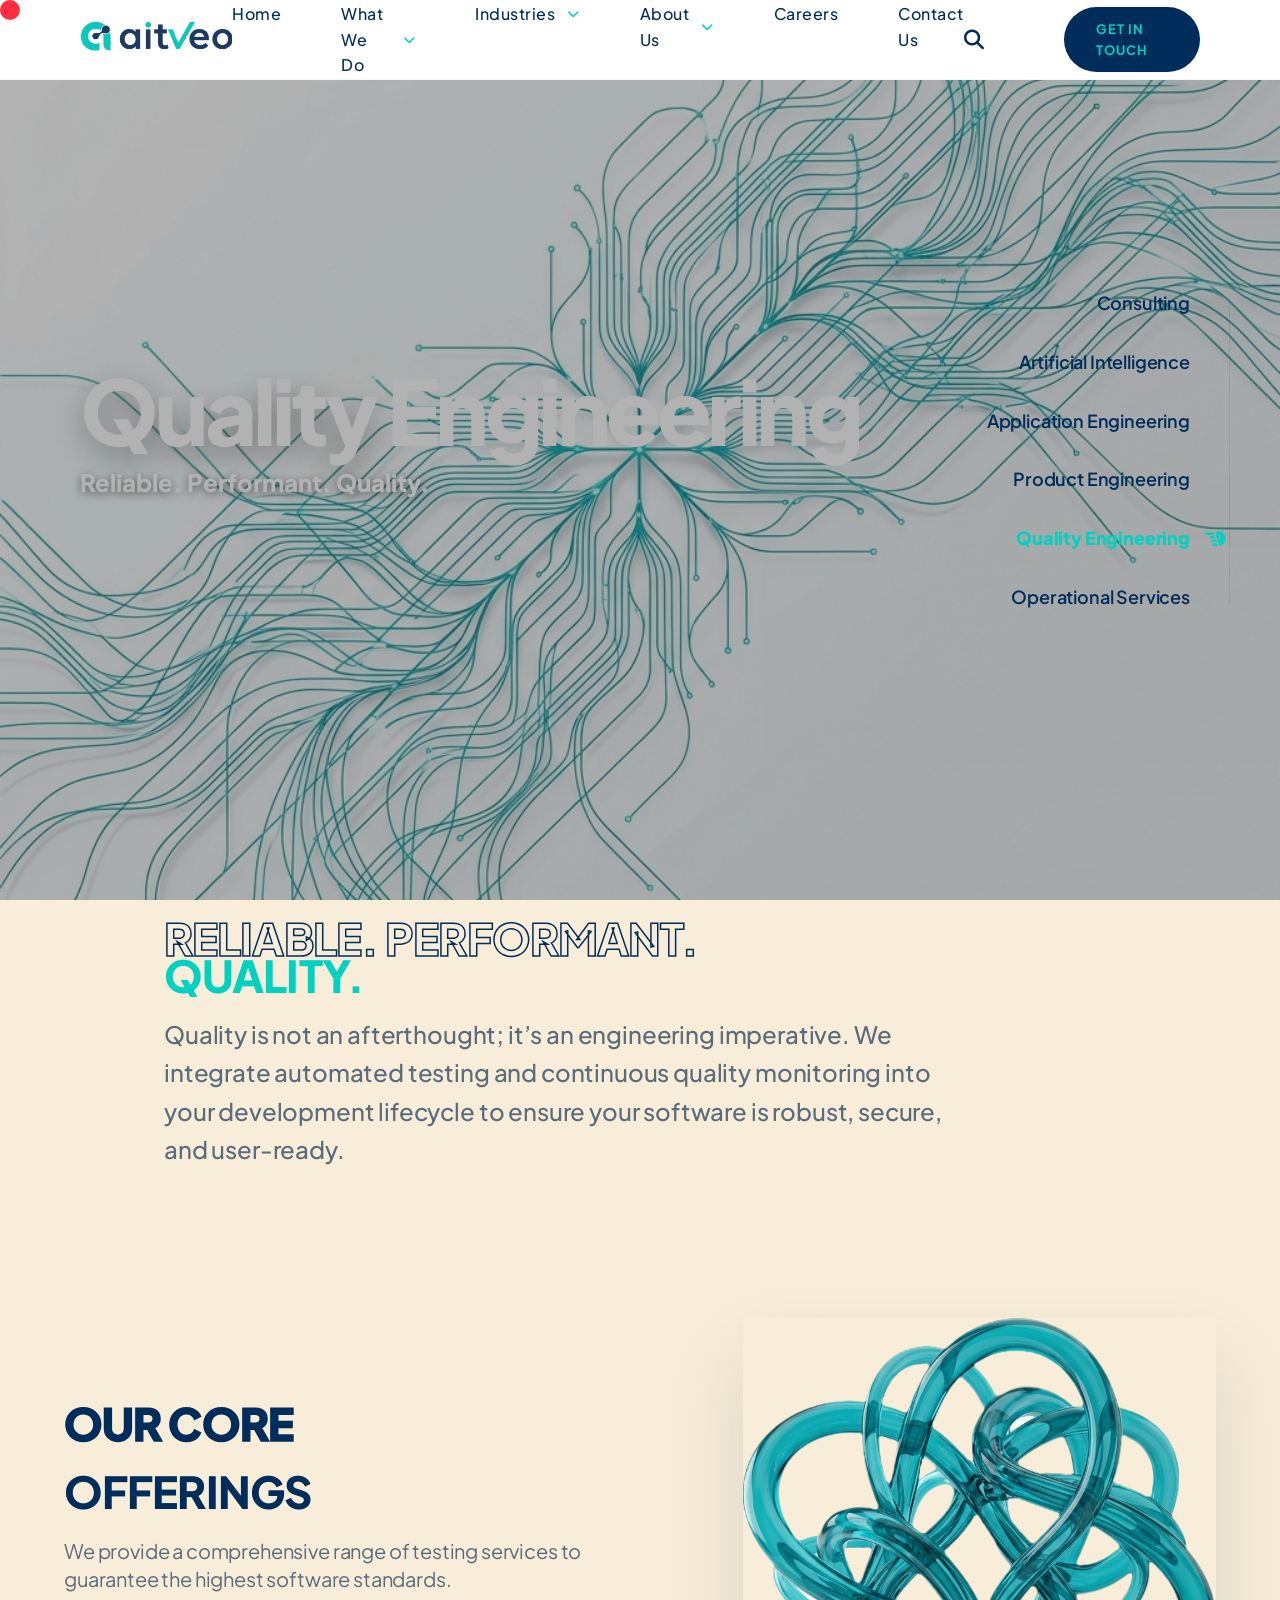
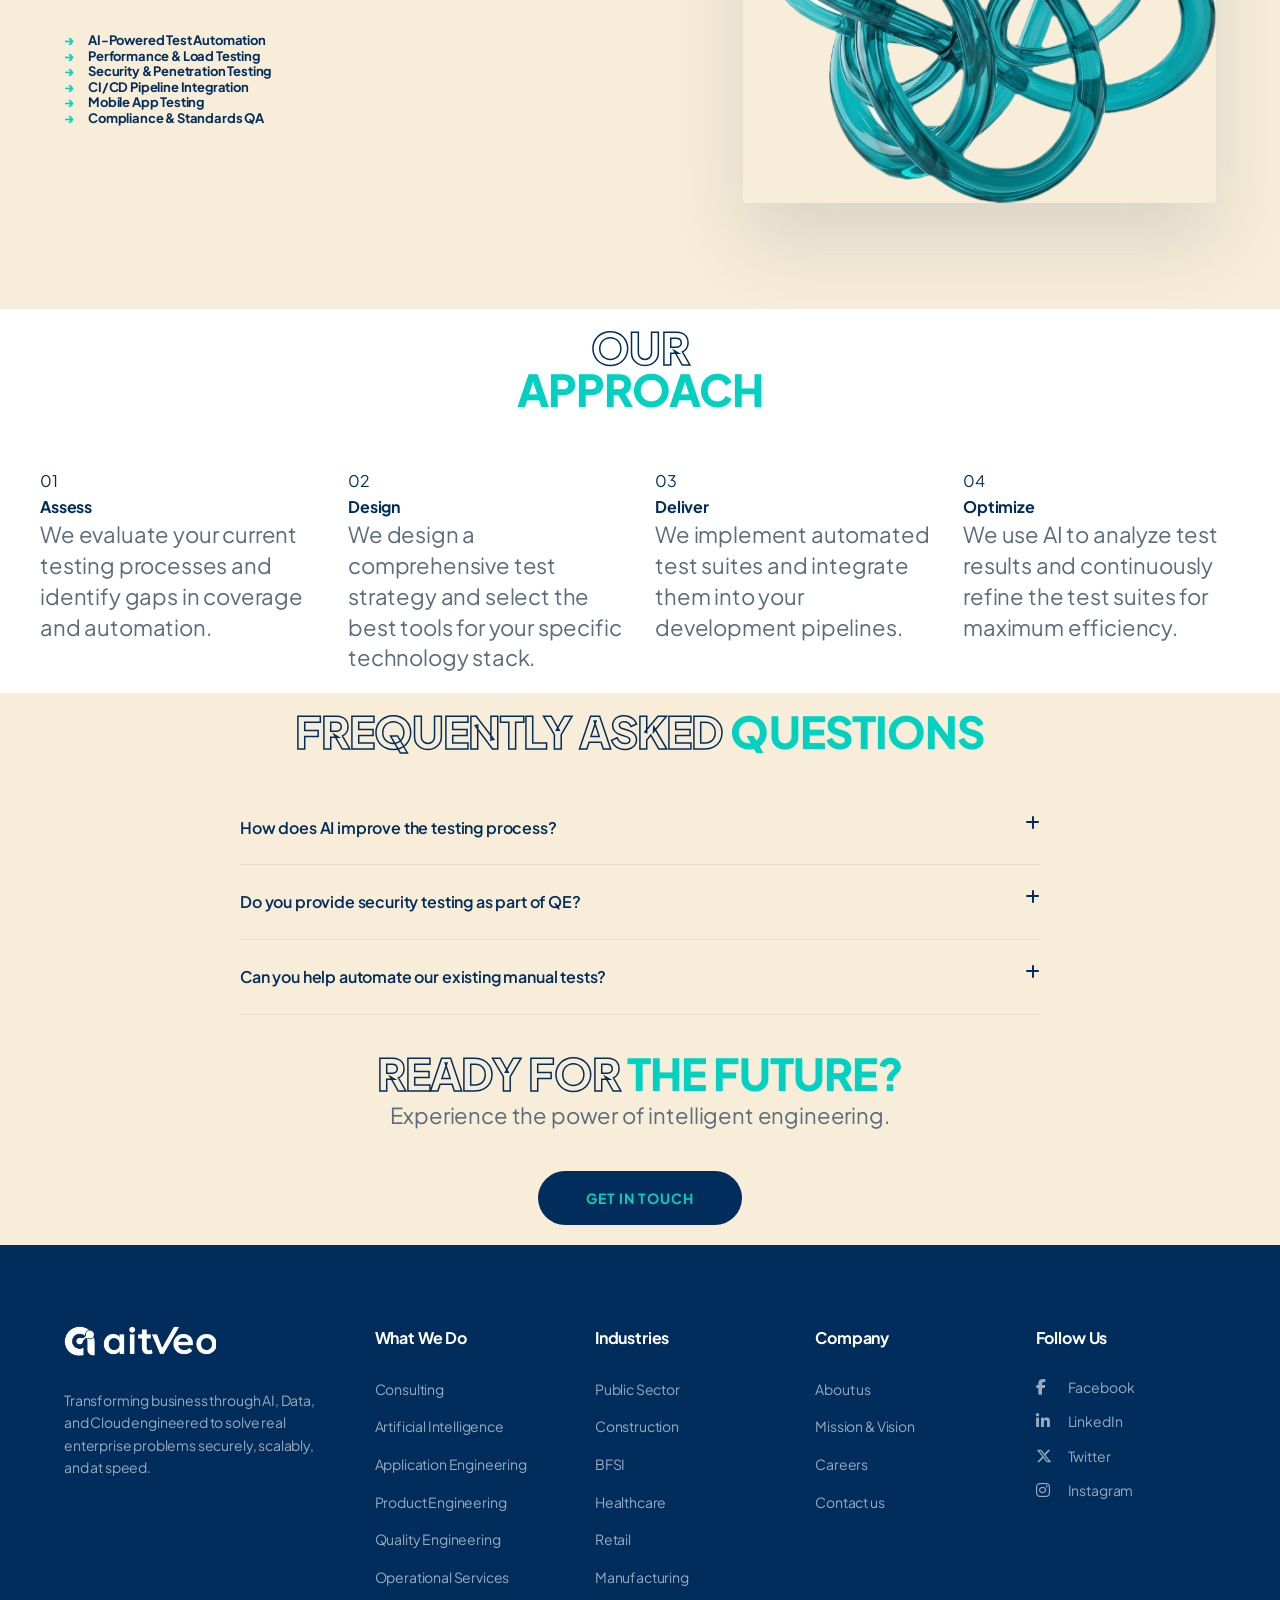
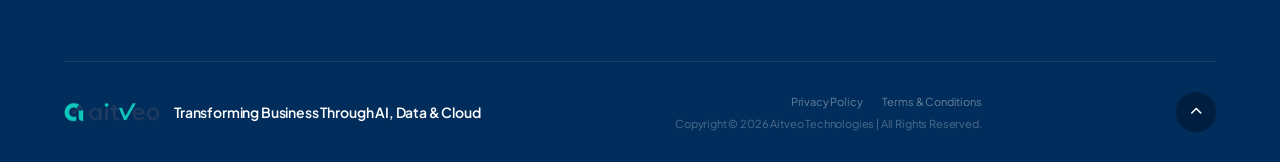
<file: quality-engineering.html>
<!DOCTYPE html>
<html lang="en">
<head>
    <meta charset="UTF-8">
    <meta name="viewport" content="width=device-width, initial-scale=1.0">
    <title>Quality Engineering | AITVEO - Engineering Intelligence</title>
    <link rel="icon" type="image/png" href="assets/fevicon_logo.png">
    <meta name="description" content="Automated, AI-driven testing ensuring flawless performance and reliability with AITVEO.">
    <link rel="stylesheet" href="style.css">
    <link rel="stylesheet" href="https://cdnjs.cloudflare.com/ajax/libs/font-awesome/6.5.1/css/all.min.css">
    <link href="https://fonts.googleapis.com/css2?family=Plus+Jakarta+Sans:wght@300;400;500;600;700;800&display=swap" rel="stylesheet">
</head>
<body class="consulting-page">
    <div class="custom-cursor"></div>

    <header>
        <div class="container-full">
            <nav>
                <div class="logo">
                    <a href="index.html"><img src="assets/1aitveo_logo.png" alt="AITVEO" class="logo-img"></a>
                </div>
                <ul class="nav-links">
                    <li><a href="index.html">Home</a></li>
                    <li class="has-mega">
                        <a href="#">What We Do <i class="fas fa-chevron-down nav-arrow"></i></a>
                        <div class="mega-dropdown">
                            <div class="mega-content">
                                <div class="mega-col">
                                    <div class="mega-group">
                                        <a href="consulting.html" class="mega-title">Consulting</a>
                                    </div>
                                    <div class="mega-group">
                                        <a href="ai.html" class="mega-title">Artificial Intelligence</a>
                                        <ul>
                                            <li><a href="ai.html"><i class="fas fa-wand-magic-sparkles"></i> Gen AI</a></li>
                                            <li><a href="ai.html"><i class="fas fa-robot"></i> Agentic AI</a></li>
                                            <li><a href="ai.html"><i class="fas fa-gears"></i> Intelligent Automation</a></li>
                                        </ul>
                                    </div>
                                    <div class="mega-group">
                                        <a href="application-engineering.html" class="mega-title">Application Engineering</a>
                                        <ul>
                                            <li><a href="application-engineering.html"><i class="fas fa-code"></i> Application Development & Support</a></li>
                                            <li><a href="application-engineering.html"><i class="fas fa-layer-group"></i> Custom Application Development</a></li>
                                            <li><a href="application-engineering.html"><i class="fas fa-rocket"></i> Platform Modernization</a></li>
                                            <li><a href="application-engineering.html"><i class="fas fa-server"></i> Managed IT Services</a></li>
                                        </ul>
                                    </div>
                                </div>
                                <div class="mega-col">
                                    <div class="mega-group">
                                        <a href="product-engineering.html" class="mega-title">Product Engineering</a>
                                    </div>
                                    <div class="mega-group">
                                        <a href="quality-engineering.html" class="mega-title active">Quality Engineering</a>
                                    </div>
                                    <div class="mega-group">
                                        <a href="operational-services.html" class="mega-title">Operational Services</a>
                                        <ul>
                                            <li><a href="operational-services.html"><i class="fas fa-globe"></i> Global Capability Centre(GCC)</a></li>
                                            <li><a href="operational-services.html"><i class="fas fa-users"></i> Resource on Demand</a></li>
                                        </ul>
                                    </div>
                                </div>
                                <div class="mega-col featured">
                                    <div class="featured-card">
                                        <img src="assets/pillars.png" alt="Featured">
                                    </div>
                                </div>
                            </div>
                        </div>
                    </li>
                    <li class="has-mega">
                        <a href="#industries">Industries <i class="fas fa-chevron-down nav-arrow"></i></a>
                        <div class="mega-dropdown">
                            <div class="mega-content">
                                <div class="mega-col">
                                    <a href="public-sector.html" class="mega-title">Public Sector</a>
                                    <a href="#" class="mega-title">Construction</a>
                                    <a href="#" class="mega-title">BFSI</a>
                                </div>
                                <div class="mega-col">
                                    <a href="#" class="mega-title">Healthcare</a>
                                    <a href="#" class="mega-title">Retail</a>
                                    <a href="#" class="mega-title">Manufacturing</a>
                                </div>
                                <div class="mega-col featured">
                                    <div class="featured-card">
                                        <img src="assets/hero_light.png" alt="Featured">
                                    </div>
                                </div>
                            </div>
                        </div>
                    </li>
                    <li class="has-mega">
                        <a href="#about">About Us <i class="fas fa-chevron-down nav-arrow"></i></a>
                        <div class="mega-dropdown">
                            <div class="mega-content">
                                <div class="mega-col">
                                    <a href="#" class="mega-title">Our Identity</a>
                                    <ul>
                                        <li><a href="#about">Who We Are</a></li>
                                        <li><a href="#">Vision & Mission</a></li>
                                    </ul>
                                </div>
                                <div class="mega-col">
                                    <a href="#" class="mega-title">Our Values</a>
                                    <ul>
                                        <li><a href="#">Sustainability</a></li>
                                        <li><a href="#">Social Impact</a></li>
                                    </ul>
                                </div>
                                <div class="mega-col featured">
                                    <div class="featured-card">
                                        <img src="assets/who-we-are.png" alt="Featured">
                                    </div>
                                </div>
                            </div>
                        </div>
                    </li>
                    <li><a href="#careers">Careers</a></li>
                    <li><a href="#contact">Contact Us</a></li>
                </ul>
                <div class="header-right">
                    <button class="search-btn"><i class="fas fa-search"></i></button>
                    <a href="#" class="btn-main">Get In Touch</a>
                </div>
            </nav>
        </div>
    </header>

    <main>
        <!-- Hero Section -->
        <section class="services-hero" style="background-image: url('assets/hero_light.png');">
            <div class="container-full">
                <h1 class="reveal-item hero-title-small"><span class="text-outline">Quality</span> Engineering</h1>
                <p class="hero-subheading-blue reveal-item">Reliable. Performant. Quality.</p>

                <div class="hero-service-nav">
                    <ul class="hero-service-nav-list">
                        <li class="hero-service-nav-item"><a href="consulting.html" class="hero-service-nav-link">Consulting</a></li>
                        <li class="hero-service-nav-item"><a href="ai.html" class="hero-service-nav-link">Artificial Intelligence</a></li>
                        <li class="hero-service-nav-item"><a href="application-engineering.html" class="hero-service-nav-link">Application Engineering</a></li>
                        <li class="hero-service-nav-item"><a href="product-engineering.html" class="hero-service-nav-link">Product Engineering</a></li>
                        <li class="hero-service-nav-item"><a href="quality-engineering.html" class="hero-service-nav-link active">Quality Engineering</a></li>
                        <li class="hero-service-nav-item"><a href="operational-services.html" class="hero-service-nav-link">Operational Services</a></li>
                    </ul>
                </div>
            </div>
        </section>

        <!-- Intro Section -->
        <section class="service-intro-section reveal-item">
            <div class="container">
                <div class="section-header" style="text-align: left; margin-bottom: 30px;">
                    <h2><span class="text-outline">RELIABLE. PERFORMANT.</span><br>QUALITY.</h2>
                    <p style="margin: 20px 0 0 0; text-align: left; max-width: 800px;">Quality is not an afterthought; it’s an engineering imperative. We integrate automated testing and continuous quality monitoring into your development lifecycle to ensure your software is robust, secure, and user-ready.</p>
                </div>
            </div>
        </section>

        <!-- Core Offerings Section -->
        <section class="core-offerings-section">
            <div class="container">
                <div class="service-detail-content">
                    <div class="service-detail-text reveal-item">
                        <h2 class="text-outline">Our Core</h2>
                        <h2>Offerings</h2>
                        <p>We provide a comprehensive range of testing services to guarantee the highest software standards.</p>
                        <ul class="service-features">
                            <li>AI-Powered Test Automation</li>
                            <li>Performance & Load Testing</li>
                            <li>Security & Penetration Testing</li>
                            <li>CI/CD Pipeline Integration</li>
                            <li>Mobile App Testing</li>
                            <li>Compliance & Standards QA</li>
                        </ul>
                    </div>
                    <div class="service-detail-visual reveal-item">
                        <img src="assets/Mesh.png" alt="Quality Engineering Core Offerings">
                    </div>
                </div>
            </div>
        </section>

        <!-- Approach Section -->
        <section class="approach-section container">
            <div style="text-align: center; margin-bottom: 40px;">
                <h2 class="text-outline">Our</h2>
                <h2>Approach</h2>
            </div>
            <div class="approach-grid">
                <div class="approach-step reveal-item">
                    <span class="step-num">01</span>
                    <h4>Assess</h4>
                    <p>We evaluate your current testing processes and identify gaps in coverage and automation.</p>
                </div>
                <div class="approach-step reveal-item">
                    <span class="step-num">02</span>
                    <h4>Design</h4>
                    <p>We design a comprehensive test strategy and select the best tools for your specific technology stack.</p>
                </div>
                <div class="approach-step reveal-item">
                    <span class="step-num">03</span>
                    <h4>Deliver</h4>
                    <p>We implement automated test suites and integrate them into your development pipelines.</p>
                </div>
                <div class="approach-step reveal-item">
                    <span class="step-num">04</span>
                    <h4>Optimize</h4>
                    <p>We use AI to analyze test results and continuously refine the test suites for maximum efficiency.</p>
                </div>
            </div>
        </section>

        <!-- FAQ Section -->
        <section class="section-padding" style="background: var(--bg-alt);">
            <div class="container">
                <div style="text-align: center; margin-bottom: 40px;">
                    <h2><span class="text-outline">Frequently Asked</span> Questions</h2>
                </div>
                <div class="faq-list">
                    <div class="faq-item">
                        <div class="faq-question">
                            How does AI improve the testing process?
                            <i class="fas fa-plus faq-toggle"></i>
                        </div>
                        <div class="faq-answer">
                            AI helps in automatic test case generation, self-healing test scripts, and predictive analytics to identify high-risk areas in the code.
                        </div>
                    </div>
                    <div class="faq-item">
                        <div class="faq-question">
                            Do you provide security testing as part of QE?
                            <i class="fas fa-plus faq-toggle"></i>
                        </div>
                        <div class="faq-answer">
                            Yes. We integrate security scans and penetration testing into the QA process to identify vulnerabilities early.
                        </div>
                    </div>
                    <div class="faq-item">
                        <div class="faq-question">
                            Can you help automate our existing manual tests?
                            <i class="fas fa-plus faq-toggle"></i>
                        </div>
                        <div class="faq-answer">
                            Absolutely. We specialize in transforming manual testing efforts into robust, automated frameworks that save time and reduce errors.
                        </div>
                    </div>
                </div>
            </div>
        </section>

        <!-- CTA Section -->
        <section class="section-padding" style="text-align: center;">
            <div class="container">
                <h2><span class="text-outline">Ready for</span> the Future?</h2>
                <p style="margin: 0 auto 40px;">Experience the power of intelligent engineering.</p>
                <a href="#contact" class="btn-main">Get In Touch</a>
            </div>
        </section>
    </main>

    <footer>
        <div class="container">
            <div class="footer-grid">
                <div class="footer-col branding">
                    <div class="footer-logo">
                        <img src="assets/1aitveo_logo.png" alt="AITVEO" class="light-logo">
                    </div>
                    <p>Transforming business through AI, Data, and Cloud engineered to solve real enterprise problems securely, scalably, and at speed.</p>
                </div>
                <div class="footer-col">
                    <h4>What We Do</h4>
                    <ul>
                        <li><a href="consulting.html">Consulting</a></li>
                        <li><a href="ai.html">Artificial Intelligence</a></li>
                        <li><a href="application-engineering.html">Application Engineering</a></li>
                        <li><a href="product-engineering.html">Product Engineering</a></li>
                        <li><a href="quality-engineering.html">Quality Engineering</a></li>
                        <li><a href="operational-services.html">Operational Services</a></li>
                    </ul>
                </div>
                <div class="footer-col">
                    <h4>Industries</h4>
                    <ul>
                        <li><a href="public-sector.html">Public Sector</a></li>
                        <li><a href="#">Construction</a></li>
                        <li><a href="#">BFSI</a></li>
                        <li><a href="#">Healthcare</a></li>
                        <li><a href="#">Retail</a></li>
                        <li><a href="#">Manufacturing</a></li>
                    </ul>
                </div>
                <div class="footer-col">
                    <h4>Company</h4>
                    <ul>
                        <li><a href="#">About us</a></li>
                        <li><a href="#">Mission & Vision</a></li>
                        <li><a href="#">Careers</a></li>
                        <li><a href="#">Contact us</a></li>
                    </ul>
                </div>
                <div class="footer-col">
                    <h4>Follow Us</h4>
                    <ul class="social-list-vertical">
                        <li><a href="#"><i class="fab fa-facebook-f"></i> Facebook</a></li>
                        <li><a href="#"><i class="fab fa-linkedin-in"></i> LinkedIn</a></li>
                        <li><a href="#"><i class="fa-brands fa-x-twitter"></i> Twitter</a></li>
                        <li><a href="#"><i class="fab fa-instagram"></i> Instagram</a></li>
                    </ul>
                </div>
            </div>
            <div class="footer-bottom">
                <div class="footer-bottom-left">
                    <img src="assets/1aitveo_logo.png" alt="" class="light-logo footer-bottom-logo">
                    <span>Transforming Business Through AI, Data & Cloud</span>
                </div>
                <div class="footer-bottom-right">
                    <div class="footer-legal">
                        <a href="#">Privacy Policy</a>
                        <a href="#">Terms & Conditions</a>
                    </div>
                    <p>Copyright © 2026 Aitveo Technologies | All Rights Reserved.</p>
                </div>
                <a href="#home" class="back-to-top"><i class="fas fa-chevron-up"></i></a>
            </div>
        </div>
    </footer>

    <script src="script.js"></script>
</body>
</html>
</file>
<file: style.css>
:root {
    --primary-color: #002d5b; /* Navy from logo */
    --accent-color: #00d1c1;  /* Teal from logo */
    --accent-glow: rgba(0, 209, 193, 0.3);
    --text-primary: #002d5b;  /* Navy instead of black */
    --text-secondary: #5a6b7b;
    --bg-light: #ffffff;
    --bg-dark: #002d5b;       /* Navy instead of black */
    --bg-soft: #f7f9fc;
    --bg-alt: #f8edd8;        /* Deepened warm cream for alternating sections */
    --header-height: 80px;
    --transition: all 0.5s cubic-bezier(0.4, 0, 0.2, 1);
    --border-radius: 4px;     /* Clean, professional radius */
    --shadow-subtle: 0 20px 40px rgba(0, 45, 91, 0.08);
    --accent-gradient: linear-gradient(135deg, #00d1c1 0%, #002d5b 100%);
    --dark-gradient: linear-gradient(180deg, #002d5b 0%, #001a35 100%);
    --glass-bg: rgba(255, 255, 255, 0.9);
}

* {
    margin: 0;
    padding: 0;
    box-sizing: border-box;
}

body {
    font-family: 'Plus Jakarta Sans', -apple-system, BlinkMacSystemFont, "Segoe UI", Roboto, sans-serif;
    color: var(--text-primary);
    background-color: var(--bg-light);
    line-height: 1.6;
    overflow-x: hidden;
    letter-spacing: -0.01em;
    -webkit-font-smoothing: antialiased;
    cursor: none; /* Hide default cursor for custom one */
}

body::before {
    content: "";
    position: fixed;
    top: 0;
    left: 0;
    width: 100vw;
    height: 100vh;
    background: url('https://grainy-gradients.vercel.app/noise.svg');
    opacity: 0.05;
    pointer-events: none;
    z-index: 9999;
    background-repeat: repeat;
}

.container {
    max-width: 1200px;
    margin: 0 auto;
    padding: 0 24px;
}

.container-full {
    width: 100%;
    max-width: 100%; /* Full width spread */
    margin: 0;
    padding: 0 80px; /* Large side margins for breathing room */
}

/* Header Ref implementation */
header {
    position: fixed;
    top: 0;
    left: 0;
    width: 100%;
    height: var(--header-height);
    background: #ffffff; /* Matches logo background */
    z-index: 1000;
    display: flex;
    align-items: center;
    border-bottom: 1px solid rgba(0, 45, 91, 0.05);
}

.scroll-progress {
    position: absolute;
    bottom: 0;
    left: 0;
    height: 3px;
    background: var(--accent-gradient);
    width: 0%;
    transition: width 0.1s ease;
}

nav {
    display: flex;
    justify-content: space-between;
    align-items: center;
    width: 100%;
    height: 100%; /* Spans full header height */
}

.logo {
    display: flex;
    align-items: center;
    gap: 12px;
}

.logo-img {
    height: 32px; /* Further reduced for a minimalist look */
    width: auto;
}

.nav-links {
    display: flex;
    gap: 60px; /* Reduced gap for smaller header scale */
    list-style: none;
    height: 100%; /* Spans full nav height */
}

.has-mega {
    position: relative;
    display: flex;
    align-items: center;
    height: 100%;
}

.nav-links a {
    text-decoration: none;
    color: var(--primary-color);
    font-size: 16px; /* Slightly larger text */
    font-weight: 500;
    transition: var(--transition);
    display: flex;
    align-items: center;
    gap: 12px;
    padding: 12px 0; /* More vertical space */
    position: relative;
    letter-spacing: 0.5px;
}

.nav-links a::after {
    content: "";
    position: absolute;
    bottom: 0;
    left: 0;
    width: 0;
    height: 2px;
    background: var(--accent-color);
    transition: var(--transition);
}

.nav-links a:hover::after {
    width: 100%;
}

.nav-links a:hover,
.has-mega.active > a {
    color: var(--accent-color);
}

.nav-links a:hover::after,
.has-mega.active > a::after {
    width: 100%;
}

.nav-arrow {
    font-size: 12px;
    color: var(--accent-color);
    transition: transform 0.3s ease;
}

.has-mega.active .nav-arrow {
    transform: rotate(180deg);
}

.header-right {
    display: flex;
    align-items: center;
    gap: 80px; /* Maximum gap for wide placement */
}

.search-btn {
    background: none;
    border: none;
    font-size: 20px;
    cursor: pointer;
    color: var(--primary-color);
    display: flex;
    align-items: center;
}

.btn-tesla {
    position: relative;
    background: var(--primary-color);
    color: #ffffff;
    padding: 16px 48px;
    font-size: 16px;
    font-weight: 600;
    text-decoration: none;
    display: inline-flex;
    align-items: center;
    transition: var(--transition);
    overflow: hidden;
    border-radius: var(--border-radius);
}

.btn-tesla .btn-accent {
    position: absolute;
    bottom: 0;
    right: 0;
    width: 20px;
    height: 20px;
    background: var(--accent-color);
    border-top-left-radius: 100%;
}

.btn-tesla:hover {
    background: #003d7a;
    transform: translateY(-2px);
    box-shadow: 0 10px 20px rgba(0, 45, 91, 0.15);
}

/* Tesla Style Sections */
.section-padding {
    padding: 20px 0; /* Further reduced from 40px for a compact layout */
}

/* Alternating Background Colors */
#solutions, 
#services, 
main > section:last-of-type {
    background-color: var(--bg-alt);
}

#testimonials {
    background-color: #f8edd8; /* Deepened warm cream background */
}

h1 {
    font-size: clamp(48px, 8vw, 110px);
    font-weight: 900;
    letter-spacing: -0.05em;
    line-height: 0.9;
    margin-bottom: 32px;
    text-transform: uppercase;
}

h2 {
    font-size: clamp(32px, 4vw, 48px);
    font-weight: 900;
    letter-spacing: -0.02em;
    line-height: 0.85;
    margin-bottom: 8px;
    text-transform: uppercase;
    position: relative;
    color: var(--accent-color); /* Lighter color for second text */
}

/* Underline bar removed to prevent glitching */

section[style*="text-align: center"] h2::after,
section[style*="text-align:center"] h2::after,
div[style*="text-align: center"] h2::after,
div[style*="text-align:center"] h2::after,
.text-center h2::after {
    left: 50%;
    transform: translateX(-50%);
}

.text-outline {
    -webkit-text-stroke: 1.5px var(--primary-color); /* Slightly thicker for visibility */
    color: transparent;
    opacity: 1; /* Fully visible lines */
    margin-bottom: 4px;
}

.section-header {
    margin-bottom: 0; /* Space removed completely */
}

.section-label {
    display: block;
    font-size: 20px; /* Increased as requested */
    font-weight: 800;
    text-transform: uppercase;
    letter-spacing: 4px; /* More impact */
    color: var(--accent-color);
    margin-bottom: 24px;
}

.section-header p {
    margin-top: 16px;
    margin-bottom: 0; /* Space removed completely */
    font-size: 18px;
    max-width: 700px;
}

p {
    font-size: 22px;
    color: var(--text-secondary);
    max-width: 650px;
    line-height: 1.4;
}

/* Vertical Hero Slider */
.hero-slider {
    position: relative;
    height: 100vh;
    width: 100%;
    overflow: hidden;
    background: #000a1a; /* Navy background to prevent white glitch */
}

.slider-wrapper {
    height: 100%;
    width: 100%;
    position: relative;
}

.hero-slide {
    position: absolute;
    top: 0;
    left: 0;
    width: 100%;
    height: 100%;
    background-size: cover;
    background-position: center;
    display: flex;
    align-items: center;
    opacity: 0;
    transition: opacity 1.5s ease-in-out; /* Faster, smoother cross-fade */
    z-index: 1;
}

.hero-slide::after {
    content: "";
    position: absolute;
    top: 0;
    left: 0;
    width: 100%;
    height: 100%;
    background: radial-gradient(circle at 30% 50%, rgba(0, 45, 91, 0) 0%, rgba(0, 10, 25, 0.8) 100%);
    z-index: 1;
}

.hero-slide.active {
    opacity: 1;
    z-index: 2;
}

.hero-slide.prev {
    opacity: 0;
}

.hero-slide .hero-content {
    opacity: 0;
    transform: translateY(40px);
    transition: transform 0.8s 0.6s ease, opacity 0.8s 0.6s ease;
    position: relative;
    z-index: 2; /* Above the vignette */
}

.hero-slide.active .hero-content {
    opacity: 1;
    transform: translateY(0);
}

.hero-slider .container {
    height: 100%;
    display: flex;
    align-items: center;
}

.hero-content h1 {
    color: var(--accent-color); /* Restored to original Teal */
    font-size: clamp(32px, 5vw, 64px);
    text-shadow: 0 10px 40px rgba(0, 0, 0, 0.2);
    letter-spacing: -1px;
}

.hero-content h1 .text-outline {
    -webkit-text-stroke: 1.5px rgba(0, 0, 0, 0.8); /* Black outline */
    color: transparent;
    opacity: 1;
}

.hero-content p {
    color: #000000; /* Changed to black for better contrast */
    font-size: 16px; 
    max-width: 550px;
    margin-bottom: 32px;
    font-weight: 500; /* Slightly bolder for readability */
}

.slider-indicators {
    position: absolute;
    bottom: 40px; /* Bottom center */
    left: 50%;
    transform: translateX(-50%);
    display: flex;
    flex-direction: row; /* Horizontal dots */
    gap: 15px;
    z-index: 10;
}

.dot {
    width: 12px;
    height: 12px;
    border: 2px solid rgba(0, 45, 91, 0.3);
    border-radius: 50%;
    cursor: pointer;
    transition: var(--transition);
}

.dot.active {
    background: var(--accent-color);
    border-color: var(--accent-color);
    transform: scale(1.3);
}

.hero-btns {
    display: flex;
    justify-content: flex-start;
    gap: 24px;
}

.hero-content .btn-main {
    background: var(--primary-color); /* Dark blue specifically for hero */
    color: #ffffff;
    padding: 16px 48px;
    border-radius: 100px;
    text-decoration: none;
    font-weight: 700;
    font-size: 14px;
    text-transform: uppercase;
    letter-spacing: 1px;
    transition: var(--transition);
    display: inline-block;
    box-shadow: 0 10px 30px rgba(0, 0, 0, 0.3);
}

.hero-content .btn-main:hover {
    background: var(--accent-color);
    color: var(--primary-color);
    transform: translateY(-3px);
    box-shadow: 0 15px 30px rgba(0, 209, 193, 0.3);
}

.btn-main {
    background: var(--primary-color);
    color: var(--accent-color);
    padding: 16px 48px;
    border-radius: 100px;
    text-decoration: none;
    font-weight: 700;
    font-size: 14px;
    text-transform: uppercase;
    letter-spacing: 1px;
    transition: var(--transition);
    display: inline-block;
}

header .btn-main {
    background: var(--primary-color);
    color: var(--accent-color);
    padding: 12px 32px; /* Slightly more compact for header */
    font-size: 13px;
}

header .btn-main:hover {
    background: var(--accent-color);
    color: var(--primary-color);
}

.btn-main:hover {
    background: var(--accent-color);
    color: var(--primary-color);
    transform: translateY(-3px);
    box-shadow: 0 15px 30px rgba(0, 209, 193, 0.3);
}

.btn-sec {
    background: rgba(0, 45, 91, 0.05);
    color: var(--primary-color);
    padding: 18px 60px;
    border-radius: 100px;
    text-decoration: none;
    font-weight: 600;
    font-size: 14px;
    text-transform: uppercase;
    transition: var(--transition);
}

.btn-sec:hover {
    background: rgba(0, 45, 91, 0.1);
    transform: translateY(-3px);
}

.cta-logo {
    height: 40px;
    margin-bottom: 32px;
}

/* Reveal on Scroll Base Styles */
.reveal-item {
    opacity: 0;
    transform: translateY(30px);
    transition: all 0.8s cubic-bezier(0.16, 1, 0.3, 1);
}

.reveal-item.is-visible {
    opacity: 1;
    transform: translateY(0);
}

/* Bento Grid Style - What Defines Us */
.bento-grid {
    display: grid;
    grid-template-columns: repeat(3, 1fr);
    gap: 30px;
    margin-top: 60px;
}

.bento-card {
    background: #ffffff;
    border-radius: 40px;
    padding: 20px 32px; /* Even shorter card */
    display: flex;
    flex-direction: column;
    transition: transform 0.6s cubic-bezier(0.16, 1, 0.3, 1), 
                box-shadow 0.6s ease, 
                background 0.6s ease, 
                border-color 0.6s ease;
    overflow: hidden;
    border: 1px solid rgba(0, 45, 91, 0.03);
}

.bento-card:hover {
    transform: translateY(-12px) scale(1.01);
    box-shadow: 0 40px 80px rgba(0, 45, 91, 0.12);
    background: #ffffff; /* Shift to pure white on hover */
    border-color: var(--accent-color);
}

.bento-card:hover .bento-content h3 {
    color: var(--accent-color);
}

.bento-card:hover .bento-visual img {
    transform: scale(1.1); /* Slightly more subtle pop */
    filter: contrast(110%) brightness(105%) drop-shadow(0 0 20px rgba(0, 209, 193, 0.15));
    animation-duration: 6s; /* Graceful speed-up (from 20s to 6s) */
    transition: transform 0.8s cubic-bezier(0.16, 1, 0.3, 1);
}

.bento-card.wide {
    grid-column: span 2;
    flex-direction: row;
    align-items: center;
    justify-content: space-between;
    gap: 40px;
}

.bento-card.tall {
    justify-content: flex-start;
}

.bento-content h3 {
    font-size: 32px; /* Larger and Thicker */
    font-weight: 900;
    margin-bottom: 8px; /* Tighter gap */
    color: var(--primary-color);
    letter-spacing: -0.5px;
}

.bento-content p {
    font-size: 18px; /* Larger and Thicker */
    font-weight: 500;
    color: var(--text-secondary);
    line-height: 1.5;
    max-width: 100%;
}

.bento-visual {
    flex-shrink: 0;
    display: flex;
    align-items: center;
    justify-content: center;
    background: transparent; /* Matched with the card background */
    border-radius: 20px;
    padding: 10px;
    perspective: 1000px; /* Required for vertical 3D rotation */
}

.bento-visual img {
    width: 100%;
    max-width: 140px; /* Further reduced from 200px */
    height: auto;
    object-fit: contain;
    mix-blend-mode: multiply;
    filter: contrast(105%) brightness(102%); /* Cleans up any remaining grey in white background */
    
    /* Live animation: Ultra-slow vertical rotation + floating */
    animation: bentoLive 20s linear infinite;
    
    /* Entrance animation: Prep for slide-in using separate translate property */
    opacity: 0;
    transition: opacity 1.5s ease-out, translate 1.5s cubic-bezier(0.16, 1, 0.3, 1);
}

/* Alternate entrance directions */
.bento-card:nth-child(odd) .bento-visual img {
    translate: -80px 0; /* From Left */
}

.bento-card:nth-child(even) .bento-visual img {
    translate: 80px 0; /* From Right */
}

.bento-card.is-visible .bento-visual img {
    opacity: 1;
    translate: 0 0;
}

@keyframes bentoLive {
    from { transform: translateY(0) scale(1); }
    25% { transform: translateY(-15px) scale(1.02); }
    50% { transform: translateY(0) scale(1); }
    75% { transform: translateY(15px) scale(0.98); }
    to { transform: translateY(0) scale(1); }
}

.bento-card.tall .bento-visual {
    margin-bottom: 20px;
}

.gen-ai-card .bento-visual img {
    max-width: 180px; /* Reduced from 240px */
}

.bento-card.tall .bento-visual img {
    max-width: 160px; /* Reduced from 220px */
}

.strategy-card .bento-visual img {
    max-width: 220px; /* Specifically larger for the bubble visual */
}    /* Adjust slide direction for variety if desired, but keeping consistent for now */
}

/* Solutions - Bento / Experimental Layout */
.solutions-grid {
    display: grid;
    grid-template-columns: repeat(12, 1fr);
    gap: 24px;
}

.solution-card {
    grid-column: span 4;
    padding: 60px 40px;
    background: var(--bg-light);
    border: 1px solid rgba(0, 45, 91, 0.08);
    transition: var(--transition);
    position: relative;
    overflow: hidden;
    border-radius: var(--border-radius);
}

.solution-card:nth-child(1) { grid-column: span 8; }
.solution-card:nth-child(4) { grid-column: span 12; display: flex; flex-direction: row; align-items: center; justify-content: space-between; gap: 40px; }

.solution-card:hover {
    background: var(--bg-light);
    transform: translateY(-10px);
    box-shadow: var(--shadow-subtle);
    border-color: var(--accent-color);
}

.solution-card:hover p {
    color: var(--text-secondary);
}

.solution-card:hover .solution-icon {
    background: var(--accent-color);
    color: white;
}

.solution-icon {
    width: 80px;
    height: 80px;
    background: var(--primary-color);
    color: white;
    display: flex;
    align-items: center;
    justify-content: center;
    font-size: 32px;
    margin-bottom: 40px;
    transition: var(--transition);
}

.who-block .label {
    font-size: 12px;
    font-weight: 800;
    text-transform: uppercase;
    letter-spacing: 2px;
    color: var(--primary-color);
    margin-bottom: 8px;
    display: block;
}

.who-block h3 {
    font-size: 28px;
    margin-bottom: 12px;
}

.values-list li {
    margin-bottom: 12px;
    font-size: 18px;
    padding-left: 20px;
    position: relative;
}

.values-list li::before {
    content: "→";
    position: absolute;
    left: 0;
    color: var(--accent-color);
}

.values-list li strong {
    color: var(--primary-color);
    text-transform: uppercase;
    font-size: 16px;
}

/* Stats Section - Dark Mode (Logo Theme) */
.impact {
    background: var(--bg-dark); /* Navy background from logo */
    color: white;
    padding: 60px 0; /* Reduced from 100px */
    overflow: hidden;
    position: relative;
}

.impact h2 {
    color: var(--accent-color); /* Teal from logo */
}

/* Specific outline for dark background */
.impact .text-outline {
    -webkit-text-stroke: 1.5px rgba(255, 255, 255, 0.8);
    color: transparent;
    opacity: 1;
}

.stats-grid {
    display: grid;
    grid-template-columns: repeat(4, 1fr);
    gap: 0;
    border-top: 1px solid rgba(255, 255, 255, 0.1);
    margin-top: 60px;
}

.stat-item {
    padding: 60px 40px;
    border-right: 1px solid rgba(255, 255, 255, 0.1);
    transition: all 0.6s cubic-bezier(0.16, 1, 0.3, 1);
    position: relative;
}

.stat-item:last-child {
    border-right: none;
}

.stat-item:hover {
    background: rgba(255, 255, 255, 0.03);
    transform: translateY(-10px);
}

.stat-item::after {
    content: "";
    position: absolute;
    bottom: 0;
    left: 0;
    width: 0;
    height: 3px;
    background: var(--accent-color);
    transition: all 0.4s ease;
}

.stat-item:hover::after {
    width: 100%;
}

.stat-item h3 {
    font-size: clamp(64px, 8vw, 90px);
    font-weight: 900;
    line-height: 1;
    margin-bottom: 20px;
    letter-spacing: -4px;
    color: white;
    transition: all 0.4s ease;
}

.stat-item:hover h3 {
    color: var(--accent-color);
}

.stat-item p {
    font-size: 14px;
    text-transform: uppercase;
    font-weight: 800;
    letter-spacing: 2px;
    color: rgba(255, 255, 255, 0.5);
    transition: all 0.4s ease;
}

.stat-item:hover p {
    color: white;
}

@media (max-width: 991px) {
    .stats-grid {
        grid-template-columns: 1fr 1fr;
    }
    .stat-item {
        border-bottom: 1px solid rgba(255, 255, 255, 0.1);
    }
    .stat-item:nth-child(2n) {
        border-right: none;
    }
}

@media (max-width: 480px) {
    .stats-grid {
        grid-template-columns: 1fr;
    }
    .stat-item {
        border-right: none;
        padding: 40px 20px;
    }
}

/* Pillars Section - Apple Style */
.pillars-list {
    margin-top: 60px;
}

/* Pillars Section - Bold Split Layout */
.pillar-item {
    display: grid;
    grid-template-columns: 1fr 1fr;
    gap: 80px;
    align-items: center;
    margin-bottom: 100px; /* Reduced from 200px */
    position: relative;
}

/* Zigzag logic */
.pillar-item:nth-child(even) .pillar-text {
    order: 2;
}

.pillar-item:nth-child(even) .pillar-visual {
    order: 1;
}

/* Shooter Scroll Animations */
.pillar-text {
    opacity: 0;
    transform: translateX(-80px);
    transition: all 1.2s cubic-bezier(0.16, 1, 0.3, 1);
    will-change: transform, opacity;
}

.pillar-visual {
    position: relative;
    padding: 30px; /* Increased padding to fully accommodate shadows and rotation */
    opacity: 0;
    transform: translateX(80px);
    transition: all 1.2s cubic-bezier(0.16, 1, 0.3, 1);
    will-change: transform, opacity;
}

/* Alternate directions for zigzag */
.pillar-item:nth-child(even) .pillar-text {
    transform: translateX(80px);
}

.pillar-item:nth-child(even) .pillar-visual {
    transform: translateX(-80px);
}

/* Animation trigger */
.pillar-item.is-visible .pillar-text,
.pillar-item.is-visible .pillar-visual {
    opacity: 1;
    transform: translateX(0);
}

.pillar-text .pill-num {
    font-size: 32px;
    font-weight: 800;
    color: var(--accent-color);
    margin-bottom: 24px;
    display: block;
    letter-spacing: 2px;
}

.pillar-text h3 {
    font-size: 56px;
    font-weight: 900;
    margin-bottom: 32px;
    text-transform: uppercase;
    line-height: 1;
}

.pillar-visual img {
    width: 100%;
    border-radius: 24px;
    transition: transform 0.8s ease;
    box-shadow: 0 40px 80px rgba(0, 45, 91, 0.15);
}

.pillar-visual:hover img {
    transform: scale(1.05) rotate(1deg);
}

@media (max-width: 991px) {
    .pillar-item {
        grid-template-columns: 1fr;
        gap: 40px;
        margin-bottom: 100px;
        text-align: center;
    }
    
    .pillar-item:nth-child(even) .pillar-text,
    .pillar-item:nth-child(even) .pillar-visual {
        order: initial;
    }
    
    .pillar-text, .pillar-visual {
        transform: translateY(40px) !important;
    }
    
    .pillar-item.is-visible .pillar-text,
    .pillar-item.is-visible .pillar-visual {
        transform: translateY(0) !important;
    }
    
    .pillar-text h3 {
        font-size: 40px;
    }
}

/* FAQ Accordion - Clean Tesla style */
.faq-list {
    max-width: 800px;
    margin: 0 auto;
}

.faq-item {
    border-bottom: 1px solid rgba(0, 45, 91, 0.08);
}

.faq-question {
    padding: 24px 0;
    cursor: pointer;
    font-weight: 600;
    display: flex;
    justify-content: space-between;
}

.faq-answer {
    color: var(--text-secondary);
    max-height: 0;
    overflow: hidden;
    transition: all 0.4s cubic-bezier(0.23, 1, 0.32, 1);
    opacity: 0;
    padding: 0;
}

/* Footer Re-style */
footer {
    background: var(--primary-color);
    color: #ffffff;
    padding: 80px 0 30px;
}

.footer-grid {
    display: grid;
    grid-template-columns: 1.5fr 1fr 1fr 1fr 1fr;
    gap: 40px;
    margin-bottom: 60px;
}

.footer-logo img {
    height: 32px;
    margin-bottom: 25px;
    filter: brightness(0) invert(1);
}

.footer-col h4 {
    color: #ffffff;
    font-size: 16px; /* Smaller, bold headers */
    font-weight: 700;
    margin-bottom: 25px;
}

.footer-col ul {
    list-style: none;
}

.footer-col ul li {
    margin-bottom: 12px;
}

.footer-col ul li a {
    color: rgba(255, 255, 255, 0.6); /* Greyer links */
    text-decoration: none;
    font-size: 14px;
    transition: var(--transition);
}

.footer-col ul li a:hover {
    color: var(--accent-color);
}

.footer-col.branding p {
    color: rgba(255, 255, 255, 0.6);
    font-size: 14px;
    line-height: 1.6;
    max-width: 280px;
}

.social-list-vertical {
    list-style: none;
}

.social-list-vertical li {
    margin-bottom: 12px;
}

.social-list-vertical li a {
    display: flex;
    align-items: center;
    gap: 12px;
    color: rgba(255, 255, 255, 0.85);
    text-decoration: none;
    font-size: 14px;
    transition: var(--transition);
}

.social-list-vertical li a i {
    font-size: 16px;
    width: 20px;
}

.social-list-vertical li a:hover {
    color: var(--accent-color);
    transform: translateX(5px);
}

.footer-bottom {
    padding-top: 30px;
    border-top: 1px solid rgba(255, 255, 255, 0.1);
    display: flex;
    justify-content: space-between;
    align-items: center;
    position: relative;
}

.footer-bottom-left {
    display: flex;
    align-items: center;
    gap: 15px;
}

.footer-bottom-logo {
    height: 20px !important;
    margin-bottom: 0 !important;
}

.footer-bottom-left span {
    font-size: 14px;
    font-weight: 600;
    color: #ffffff;
}

.footer-bottom-right {
    display: flex;
    flex-direction: column;
    align-items: flex-end;
    gap: 5px;
}

.footer-legal {
    display: flex;
    gap: 20px;
}

.footer-legal a {
    color: rgba(255, 255, 255, 0.4);
    text-decoration: none;
    font-size: 11px;
    transition: var(--transition);
}

.footer-legal a:hover {
    color: var(--accent-color);
}

.footer-bottom-right p {
    font-size: 11px;
    color: rgba(255, 255, 255, 0.3);
}

.back-to-top {
    width: 40px;
    height: 40px;
    background: rgba(0, 0, 0, 0.3);
    color: #ffffff;
    border-radius: 50%;
    display: flex;
    align-items: center;
    justify-content: center;
    text-decoration: none;
    transition: var(--transition);
    font-size: 12px;
}

.back-to-top:hover {
    background: var(--accent-color);
    color: var(--primary-color);
    transform: translateY(-5px);
}

.back-to-top:hover {
    background: var(--accent-color);
    color: var(--primary-color);
    transform: translateY(-5px);
}

/* Marquee Effect */
.marquee-container {
    background: var(--accent-color); /* Inverted: Teal background */
    color: var(--primary-color); /* Inverted: Navy text */
    padding: 10px 0; /* Very very short */
    overflow: hidden;
    white-space: nowrap;
    border-top: 1px solid rgba(0, 45, 91, 0.1);
    border-bottom: 1px solid rgba(0, 45, 91, 0.1);
}

.marquee-content {
    display: inline-block;
    animation: marquee 20s linear infinite;
}

.marquee-content span {
    font-size: 28px; /* Significantly smaller */
    font-weight: 800;
    text-transform: uppercase;
    margin-right: 80px;
    letter-spacing: 1px;
}
.marquee-content span:nth-child(even) {
    -webkit-text-stroke: 1px var(--primary-color);
    color: transparent;
    opacity: 0.6;
}

@keyframes marquee {
    from { transform: translateX(0); }
    to { transform: translateX(-50%); }
}

@keyframes fadeInUp {
    from { opacity: 0; transform: translateY(40px); }
    to { opacity: 1; transform: translateY(0); }
}

/* Custom Cursor */
.custom-cursor {
    width: 20px;
    height: 20px;
    background: var(--accent-color);
    border-radius: 50%;
    position: fixed;
    pointer-events: none;
    z-index: 9999;
    mix-blend-mode: difference;
    transition: transform 0.1s ease;
}

.custom-cursor.hover {
    transform: scale(4);
}

/* Reveal Animations */
.reveal-item {
    opacity: 0;
    transform: translateY(50px);
    transition: all 1s cubic-bezier(0.23, 1, 0.32, 1);
}

.reveal-item.is-visible {
    opacity: 1;
    transform: translateY(0);
}

/* FAQ Enhancements */
.faq-item.active .faq-answer,
.faq-item:hover .faq-answer {
    max-height: 300px;
    opacity: 1;
    padding-bottom: 30px;
}

.faq-item.active {
    background: rgba(0, 209, 193, 0.05);
    border-left: 4px solid var(--accent-color);
    padding-left: 20px;
}

.faq-item:hover {
    background: rgba(0, 209, 193, 0.02);
}
/* Mega Menu Dropdown */
.mega-dropdown {
    position: absolute;
    top: 100%;
    left: 50%;
    transform: translateX(-50%) translateY(-5px);
    background: var(--bg-light);
    width: max-content; /* Dynamic width based on content */
    max-width: calc(100vw - 40px);
    padding: 20px 25px;
    box-shadow: 0 15px 40px rgba(0, 45, 91, 0.1);
    border-radius: 0 0 12px 12px;
    opacity: 0;
    visibility: hidden;
    transition: var(--transition);
    z-index: 999;
    margin-top: 0;
    border: 1px solid rgba(0, 45, 91, 0.05);
    border-top: none;
}

.has-mega.active .mega-dropdown {
    opacity: 1;
    visibility: visible;
    transform: translateX(-50%) translateY(0);
}

/* Prevent bleeding to corners - keep in frame */
.nav-links li:nth-child(2) .mega-dropdown {
    left: 0;
    transform: translateY(-5px);
}
.nav-links li:nth-child(2).active .mega-dropdown {
    transform: translateY(0);
}

.nav-links li:nth-child(4) .mega-dropdown {
    left: auto;
    right: 0;
    transform: translateY(-5px);
}
.nav-links li:nth-child(4).active .mega-dropdown {
    transform: translateY(0);
}

.mega-content {
    display: flex; /* Switch to flex for dynamic column width */
    gap: 30px; /* Reduced gap between columns */
    align-items: flex-start;
}

.mega-col {
    display: flex;
    flex-direction: column;
}

.mega-group {
    margin-bottom: 12px;
}

.mega-group:last-child {
    margin-bottom: 0;
}

.mega-group .mega-title {
    margin-bottom: 4px;
}

.mega-dropdown a::after {
    display: none !important;
}

.mega-title {
    font-size: 11px;
    font-weight: 800;
    text-transform: uppercase;
    color: var(--primary-color);
    letter-spacing: 1px;
    margin-bottom: 10px;
    display: block;
    text-decoration: none;
    transition: var(--transition);
}

.mega-title:hover,
.mega-group:hover .mega-title {
    color: var(--accent-color);
    transform: translateX(5px);
}

.mega-col ul {
    list-style: none;
    padding: 0;
}

.mega-group ul {
    max-height: 0;
    opacity: 0;
    overflow: hidden;
    transition: all 0.5s cubic-bezier(0.16, 1, 0.3, 1);
    transform: translateY(10px);
    pointer-events: none;
}

.mega-group:hover ul {
    max-height: 200px;
    opacity: 1;
    transform: translateY(0);
    pointer-events: auto;
    margin-top: 10px;
}

.mega-col ul li {
    margin-bottom: 6px;
}

.mega-col ul li a {
    color: var(--primary-color) !important;
    font-size: 13px;
    font-weight: 500;
    text-decoration: none;
    transition: var(--transition);
    padding: 2px 0 !important;
    display: inline-flex;
    align-items: center;
    gap: 10px;
}

.mega-col ul li a i {
    font-size: 12px;
    color: var(--primary-color);
    width: 18px;
}

.mega-col ul li a:hover {
    color: var(--accent-color) !important;
    transform: translateX(5px);
}

.mega-col ul li a::after {
    display: none; /* Disable the global link underline for menu links */
}

.mega-col.featured {
    display: flex;
    align-items: center;
    justify-content: center;
    padding: 0;
    margin-left: 20px;
    flex-shrink: 0;
}

.featured-card img {
    width: 180px;
    height: 180px;
    object-fit: cover;
    border-radius: 12px;
    box-shadow: var(--shadow-subtle);
    display: block;
}

/* Removed legacy featured text styles */

/* Mobile Mega Menu Logic (disabled hover, handle in JS) */
@media (max-width: 991px) {
    .nav-links { display: none; }
    .solutions-grid { grid-template-columns: 1fr; }
    .solution-card { grid-column: span 12 !important; }
    .pillar-item { grid-template-columns: 1fr; gap: 40px; }
    .stats-grid { grid-template-columns: 1fr 1fr; }
    h1 { font-size: 52px; }
    .custom-cursor { display: none; }
    body { cursor: auto; }

    .mega-dropdown {
        position: static;
        transform: none !important;
        min-width: 100%;
        padding: 20px;
        box-shadow: none;
        display: none; /* Controlled by JS click */
        opacity: 1;
        visibility: visible;
        border-radius: 0;
        border: none;
    }

    .mega-content {
        grid-template-columns: 1fr;
        gap: 24px;
    }

    .has-mega.active .mega-dropdown {
        display: block;
    }

    .nav-links.active {
        display: flex;
        flex-direction: column;
        position: fixed;
        top: 90px;
        left: 0;
        width: 100%;
        height: calc(100vh - 90px);
        background: var(--bg-light);
        padding: 40px;
        overflow-y: auto;
    }
}

/* Bento Responsive logic */
@media (max-width: 991px) {
    .bento-grid {
        grid-template-columns: 1fr;
    }
    
    .bento-card.wide {
        grid-column: span 1;
        flex-direction: column;
        text-align: center;
    }
    
    .bento-card.tall {
        text-align: center;
    }
    
    .bento-card.wide .bento-visual {
        order: -1; /* Image on top for mobile */
        margin-bottom: 30px;
    }
}


/* Glassmorphic Service Bento - Premium Upgrade */
.service-bento-grid {
    display: grid;
    grid-template-columns: repeat(3, 1fr);
    gap: 30px;
    margin-top: 60px;
    perspective: 2000px;
}

.service-card-glass {
    background: rgba(255, 255, 255, 0.4);
    backdrop-filter: blur(20px);
    -webkit-backdrop-filter: blur(20px);
    border: 1px solid rgba(255, 255, 255, 0.6);
    border-radius: 40px;
    padding: 40px;
    transition: transform 0.8s cubic-bezier(0.16, 1, 0.3, 1), 
                box-shadow 0.8s ease, 
                background 0.8s ease, 
                border-color 0.8s ease,
                opacity 0.8s ease;
    display: flex;
    flex-direction: column;
    gap: 20px;
    position: relative;
    overflow: hidden;
    box-shadow: 0 10px 30px rgba(0, 45, 91, 0.03);
    animation: whoFloat 6s ease-in-out infinite;
    transform-style: preserve-3d;
}

/* Delay for cascade effect */
.service-card-glass:nth-child(1) { animation-delay: 0s; }
.service-card-glass:nth-child(2) { animation-delay: 1s; }
.service-card-glass:nth-child(3) { animation-delay: 2s; }
.service-card-glass:nth-child(4) { animation-delay: 1.5s; }
.service-card-glass:nth-child(5) { animation-delay: 2.5s; }
.service-card-glass:nth-child(6) { animation-delay: 0.5s; }

/* Corner Fly-in Logic */
.service-card-glass {
    opacity: 0;
}

/* Top-Left */
.service-card-glass:nth-child(1) { transform: translate(-100px, -100px) rotate(-5deg); }
/* Top-Center */
.service-card-glass:nth-child(2) { transform: translate(0, -100px); }
/* Top-Right */
.service-card-glass:nth-child(3) { transform: translate(100px, -100px) rotate(5deg); }
/* Bottom-Left */
.service-card-glass:nth-child(4) { transform: translate(-100px, 100px) rotate(-5deg); }
/* Bottom-Center */
.service-card-glass:nth-child(5) { transform: translate(0, 100px); }
/* Bottom-Right */
.service-card-glass:nth-child(6) { transform: translate(100px, 100px) rotate(5deg); }

/* Refined Light Pastel Card Colors */
.service-card-glass:nth-child(1) { background-color: rgba(0, 209, 193, 0.08); } /* Mint Teal */
.service-card-glass:nth-child(2) { background-color: rgba(94, 92, 230, 0.06); }  /* Soft Lavender */
.service-card-glass:nth-child(3) { background-color: rgba(0, 122, 255, 0.06); }  /* Azure Blue */

/* Services 3-Column Grid Layout */
.services-grid-3col {
    display: grid;
    grid-template-columns: repeat(3, 1fr);
    gap: 24px;
    margin-top: 60px;
    align-items: stretch;
}

.service-card-ref {
    background: #ffffff;
    border: 1px solid rgba(0, 45, 91, 0.08);
    border-radius: 14px;
    padding: 18px;
    transition: var(--transition);
    box-shadow: 0 10px 40px rgba(0, 45, 91, 0.04);
    display: flex;
    flex-direction: column;
    position: relative;
    overflow: hidden;
    height: 100%; /* Ensure all cards in the grid row have same height */
}

.service-card-ref:hover {
    transform: translateY(-5px);
    box-shadow: 0 20px 50px rgba(0, 45, 91, 0.08);
    border-color: var(--accent-color);
}

/* Vertical Style (Type A) */
.service-card-ref .card-image {
    width: 100%;
    border-radius: 10px;
    overflow: hidden;
    margin-bottom: 16px;
}

.service-card-ref .card-image img {
    width: 100%;
    height: 180px; /* Standardized height for all cards */
    object-fit: cover;
    display: block;
    transition: transform 0.8s ease;
}

.service-card-ref .card-content h3 {
    font-size: 20px;
    font-weight: 800;
    color: var(--primary-color);
    margin-bottom: 10px;
    text-transform: none;
    letter-spacing: -0.5px;
}

.service-card-ref .card-content p {
    font-size: 15px;
    color: var(--text-secondary);
    line-height: 1.5;
    margin-bottom: 20px; /* Space for the button */
}

.card-link {
    display: inline-flex;
    align-items: center;
    gap: 8px;
    padding: 10px 24px;
    background: rgba(0, 209, 193, 0.06); /* Very soft teal background */
    color: var(--primary-color);
    text-decoration: none;
    font-weight: 700;
    font-size: 14px;
    border-radius: 50px;
    transition: var(--transition);
    border: 1px solid rgba(0, 209, 193, 0.1);
}

.card-link i {
    font-size: 12px;
    transition: transform 0.3s ease;
}

.card-link:hover {
    background: var(--accent-color);
    color: #ffffff;
    transform: translateX(5px);
    box-shadow: 0 10px 20px rgba(0, 209, 193, 0.2);
}

.card-link:hover i {
    transform: translateX(3px);
}

/* Horizontal Style (Type B) */
.service-card-ref.horizontal {
    flex-direction: column-reverse; /* Content top, Image bottom */
    gap: 20px;
}

.service-card-ref.horizontal .card-image {
    width: 100%;
    margin-top: auto; /* Push to bottom */
    border-radius: 12px;
}

.service-card-ref.horizontal .card-image img {
    height: 180px; /* Same height as vertical for consistency */
    width: 100%;
    object-fit: cover;
}

.service-card-ref.horizontal .card-content {
    width: 100%;
}

.service-card-ref.horizontal .card-content h3 {
    font-size: 20px; /* Consistent with vertical */
    margin-bottom: 10px;
}

.service-card-ref.horizontal .card-content p {
    font-size: 15px;
    line-height: 1.5;
    margin-bottom: 20px;
}

/* Responsive */
@media (max-width: 1024px) {
    .services-grid-3col {
        grid-template-columns: repeat(2, 1fr);
        gap: 20px;
    }
}

@media (max-width: 768px) {
    .services-grid-3col {
        grid-template-columns: 1fr;
    }
    .service-card-ref.horizontal {
        flex-direction: column-reverse;
    }
}

/* Reveal Animations - Slow Motion Settle */
.reveal-item {
    opacity: 0;
    transition: opacity 1.5s cubic-bezier(0.16, 1, 0.3, 1), 
                transform 1.5s cubic-bezier(0.16, 1, 0.3, 1);
    will-change: transform, opacity;
}

/* Coming from edges */
/* Left Column items - come from top-left */
.services-grid-3col .reveal-item:nth-child(3n+1) {
    transform: translateX(-100px) translateY(-40px);
}

/* Middle Column items - come from top */
.services-grid-3col .reveal-item:nth-child(3n+2) {
    transform: translateY(-80px);
}

/* Right Column items - come from top-right */
.services-grid-3col .reveal-item:nth-child(3n) {
    transform: translateX(100px) translateY(-40px);
}

/* Responsive Reveal Overrides */
@media (max-width: 1024px) {
    .services-grid-3col .reveal-item:nth-child(2n+1) {
        transform: translateX(-80px);
    }
    .services-grid-3col .reveal-item:nth-child(2n) {
        transform: translateX(80px);
    }
}

@media (max-width: 768px) {
    .services-grid-3col .reveal-item {
        transform: translateY(60px) !important; /* Simple fade-up on mobile */
    }
}

.reveal-item.is-visible {
    opacity: 1 !important;
    transform: translate(0, 0) !important;
}

.service-card-glass:nth-child(4) { background-color: rgba(255, 59, 48, 0.04); }   /* Soft Rose */
.service-card-glass:nth-child(5) { background-color: rgba(255, 159, 10, 0.05); }  /* Soft Amber */
.service-card-glass:nth-child(6) { background-color: rgba(50, 173, 230, 0.08); }  /* Sky Blue */

.service-card-glass {
    background-size: cover;
    background-position: center;
    background-repeat: no-repeat;
}

.service-card-glass.is-visible {
    opacity: 1;
    transform: translate(0, 0) rotate(0);
}

.service-card-glass:hover {
    transform: translateY(-20px) rotateX(2deg) rotateY(-2deg);
    background-color: rgba(255, 255, 255, 0.95);
    box-shadow: 0 40px 80px rgba(0, 45, 91, 0.12);
    border-color: var(--accent-color);
    animation-play-state: paused;
}

.service-card-glass::after {
    content: "";
    position: absolute;
    top: -150%;
    left: -150%;
    width: 300%;
    height: 300%;
    background: linear-gradient(45deg, 
                transparent 45%, 
                rgba(255, 255, 255, 0.1) 48%, 
                rgba(255, 255, 255, 0.4) 50%, 
                rgba(255, 255, 255, 0.1) 52%, 
                transparent 55%);
    transform: rotate(-45deg);
    transition: 0.8s;
    pointer-events: none;
}

.service-card-glass:hover::after {
    top: -50%;
    left: -50%;
}

.service-info h3 {
    display: flex;
    align-items: center;
    font-size: 22px;
    font-weight: 800;
    margin-bottom: 20px;
    color: var(--primary-color);
}

.service-card-glass p {
    font-size: 16px;
    color: var(--text-secondary);
    line-height: 1.6;
    margin: 0;
}

.service-visual {
    height: 160px;
    display: flex;
    align-items: center;
    justify-content: center;
    background: rgba(255, 255, 255, 0.5);
    border-radius: 30px;
    transition: var(--transition);
}

.solution-visual img {
    max-height: 200px; /* Reduced size */
    width: auto;
    filter: drop-shadow(0 20px 40px rgba(0, 45, 91, 0.3));
    animation: float3d 6s ease-in-out infinite;
}

.service-card-glass:hover .bento-icon-shade {
    background: var(--accent-color);
    transform: translateY(-5px) scale(1.1);
    box-shadow: 0 10px 20px var(--accent-glow);
}

.service-card-glass:hover .bento-icon-shade i {
    color: white;
}

.service-card-glass:hover .service-visual {
    background: white;
}

.learn-more-tag {
    display: inline-flex;
    align-items: center;
    gap: 12px;
    margin-top: 25px;
    padding: 6px 6px 6px 18px; /* Offset padding for bubbly icon */
    background: rgba(0, 209, 193, 0.05);
    color: var(--primary-color);
    text-decoration: none;
    font-size: 14px;
    font-weight: 700;
    border-radius: 100px;
    transition: all 0.4s cubic-bezier(0.16, 1, 0.3, 1);
    border: 1px solid rgba(0, 209, 193, 0.1);
}

.tag-icon {
    width: 32px;
    height: 32px;
    background: var(--primary-color); /* Dark Blue bubbly */
    color: white;
    display: flex;
    align-items: center;
    justify-content: center;
    border-radius: 50%;
    transition: all 0.4s cubic-bezier(0.16, 1, 0.3, 1);
    box-shadow: 0 4px 10px rgba(0, 45, 91, 0.2);
}

.tag-icon i {
    font-size: 12px;
    transition: transform 0.4s ease;
}

.learn-more-tag:hover {
    background: white;
    border-color: var(--accent-color);
    color: var(--accent-color);
    transform: translateX(5px);
    box-shadow: 0 10px 25px rgba(0, 45, 91, 0.08);
}

.learn-more-tag:hover .tag-icon {
    background: var(--accent-color);
    transform: rotate(-45deg); /* Stylish tilt on hover */
    box-shadow: 0 5px 15px rgba(0, 209, 193, 0.3);
}

.learn-more-tag:hover .tag-icon i {
    transform: rotate(45deg); /* Keep arrow horizontal during tilt */
}

@keyframes float3d {
    0%, 100% { transform: translateY(0) rotate(0); }
    50% { transform: translateY(-15px) rotate(3deg); }
}


/* Bento Icon Shade - Perfectly Centered */
.bento-icon-shade {
    width: 45px;
    height: 45px;
    min-width: 45px;
    margin-right: 15px;
    display: inline-flex;
    align-items: center;
    justify-content: center;
    border-radius: 50%;
    transition: var(--transition);
    animation: bulletFloat 4s ease-in-out infinite;
}

.service-card-glass:nth-child(1) .bento-icon-shade { background: rgba(0, 209, 193, 0.2); }
.service-card-glass:nth-child(2) .bento-icon-shade { background: rgba(94, 92, 230, 0.15); }
.service-card-glass:nth-child(3) .bento-icon-shade { background: rgba(0, 122, 255, 0.15); }
.service-card-glass:nth-child(4) .bento-icon-shade { background: rgba(255, 59, 48, 0.15); }
.service-card-glass:nth-child(5) .bento-icon-shade { background: rgba(255, 159, 10, 0.15); }
.service-card-glass:nth-child(6) .bento-icon-shade { background: rgba(50, 173, 230, 0.2); }

.bento-icon-shade i {
    font-size: 20px;
    color: var(--primary-color);
    line-height: 1;
    display: block;
}

.service-card-glass h3 {
    display: flex;
    align-items: center;
    font-size: 20px;
    font-weight: 800;
    margin-bottom: 20px;
    color: var(--primary-color);
    white-space: nowrap;
}

.service-card-glass:hover .bento-icon-shade {
    background: var(--accent-color);
    transform: translateY(-5px) scale(1.1);
    box-shadow: 0 10px 20px var(--accent-glow);
}

.service-card-glass:hover .bento-icon-shade i {
    color: white;
}

@keyframes bulletFloat {
    0%, 100% { transform: translateY(0); }
    50% { transform: translateY(-6px); }
}


/* Who We Are New Layout */
.who-top-branding {
    display: flex;
    align-items: center;
    gap: 60px;
    padding: 60px;
    margin-bottom: 24px;
    background: rgba(255, 255, 255, 0.4);
    backdrop-filter: blur(20px);
    -webkit-backdrop-filter: blur(20px);
    border: 1px solid rgba(255, 255, 255, 0.6);
    border-radius: 40px;
    box-shadow: 0 10px 30px rgba(0, 45, 91, 0.03);
    perspective: 2000px;
    transform-style: preserve-3d;
    transition: transform 0.6s cubic-bezier(0.16, 1, 0.3, 1), 
                box-shadow 0.6s ease, 
                background 0.6s ease, 
                border-color 0.6s ease;
    animation: whoFloat 6s ease-in-out infinite;
    position: relative;
    overflow: hidden;
}

.who-top-branding:hover {
    transform: translateY(-20px) rotateX(1deg) rotateY(-1deg);
    background: rgba(255, 255, 255, 0.8);
    border-color: var(--accent-color);
    box-shadow: 0 40px 80px rgba(0, 45, 91, 0.12),
                0 0 20px rgba(0, 209, 193, 0.1);
    animation-play-state: paused;
}

.who-top-branding::after {
    content: "";
    position: absolute;
    top: -150%;
    left: -150%;
    width: 300%;
    height: 300%;
    background: linear-gradient(45deg, 
                transparent 45%, 
                rgba(255, 255, 255, 0.1) 48%, 
                rgba(255, 255, 255, 0.4) 50%, 
                rgba(255, 255, 255, 0.1) 52%, 
                transparent 55%);
    transform: rotate(-45deg);
    transition: 0.8s;
    pointer-events: none;
}

.who-top-branding:hover::after {
    top: -50%;
    left: -50%;
}

.who-text-content {
    flex: 1.2;
}

.who-text-content p {
    font-size: 24px;
    line-height: 1.6;
    color: var(--text-primary);
    font-weight: 600;
    margin: 0;
}

.who-visual-content {
    flex: 1;
    border-radius: 30px;
    overflow: hidden;
    box-shadow: 0 30px 60px rgba(0, 45, 91, 0.15);
}

.who-visual-content img {
    width: 100%;
    height: 100%;
    object-fit: cover;
    display: block;
    transition: var(--transition);
}

.who-top-branding:hover .who-visual-content img {
    transform: scale(1.05);
}

.who-cards-grid {
    display: grid;
    grid-template-columns: repeat(3, 1fr);
    gap: 24px;
}

.who-card.glass {
    background: rgba(255, 255, 255, 0.4);
    backdrop-filter: blur(20px);
    -webkit-backdrop-filter: blur(20px);
    border: 1px solid rgba(255, 255, 255, 0.6);
    border-radius: 40px;
    padding: 40px;
    transition: transform 0.6s cubic-bezier(0.16, 1, 0.3, 1), 
                box-shadow 0.6s ease, 
                background 0.6s ease, 
                border-color 0.6s ease;
    box-shadow: 0 10px 30px rgba(0, 45, 91, 0.03);
    position: relative;
    overflow: hidden;
    transform-style: preserve-3d;
    will-change: transform, box-shadow;
    animation: whoFloat 6s ease-in-out infinite; /* Automatic hovering animation */
}

.who-card.glass:nth-child(1) { animation-delay: 1s; }
.who-card.glass:nth-child(2) { animation-delay: 2s; }
.who-card.glass:nth-child(3) { animation-delay: 1.5s; }

.who-card.glass:hover {
    transform: translateY(-20px) rotateX(2deg) rotateY(-2deg);
    background: rgba(255, 255, 255, 0.8);
    border-color: var(--accent-color);
    box-shadow: 0 40px 80px rgba(0, 45, 91, 0.12),
                0 0 20px rgba(0, 209, 193, 0.1);
    animation-play-state: paused;
}

.who-card.glass::after {
    content: "";
    position: absolute;
    top: -150%;
    left: -150%;
    width: 300%;
    height: 300%;
    background: linear-gradient(45deg, 
                transparent 45%, 
                rgba(255, 255, 255, 0.1) 48%, 
                rgba(255, 255, 255, 0.4) 50%, 
                rgba(255, 255, 255, 0.1) 52%, 
                transparent 55%);
    transform: rotate(-45deg);
    transition: 0.8s;
    pointer-events: none;
}

.who-card.glass:hover::after {
    top: -50%;
    left: -50%;
}

@keyframes whoFloat {
    0%, 100% { transform: translateY(0) rotate(0); }
    50% { transform: translateY(-15px) rotate(0.5deg); }
}

@media (max-width: 991px) {
    .who-top-branding {
        flex-direction: column;
        padding: 40px;
        text-align: center;
    }
    
    .who-cards-grid {
        grid-template-columns: 1fr;
    }
}

.values-list-bento {
    list-style: none;
    padding: 0;
    margin-top: 15px;
}

.values-list-bento li {
    margin-bottom: 15px;
    padding-left: 20px;
    position: relative;
    font-size: 15px;
    color: var(--text-primary);
}

.values-list-bento li::before {
    content: "";
    position: absolute;
    left: 0;
    top: 12px;
    width: 10px;
    height: 2px;
    background: var(--accent-color);
}

/* Testimonials Section Redesign */
.testimonial-carousel-wrapper {
    position: relative;
    padding: 0 60px; /* Space for buttons */
}

.testimonial-grid {
    display: flex;
    flex-wrap: nowrap;
    overflow-x: auto;
    gap: 30px;
    margin-top: 30px;
    padding: 30px 0 60px;
    scroll-snap-type: x mandatory;
    scrollbar-width: none;
    -ms-overflow-style: none;
    cursor: grab;
    user-select: none;
}

.testimonial-grid.dragging {
    scroll-snap-type: none;
    scroll-behavior: auto;
}

.testimonial-grid::-webkit-scrollbar {
    display: none;
}

.testimonial-card-glass {
    flex: 0 0 calc((100% - 60px) / 3); /* Exactly 3 cards visible */
    background: #ffffff; /* White cards for better contrast against cream background */
    border-radius: 0; /* Square look */
    display: flex;
    flex-direction: column;
    transition: all 0.5s ease;
    position: relative;
    overflow: hidden;
    border: none;
    min-height: 380px; /* Increased to accommodate full quotes */
}

.testimonial-card-glass .card-body {
    padding: 40px;
    flex-grow: 1;
    display: flex;
    flex-direction: column;
    justify-content: flex-start; /* Align top since we have author info */
}

.testimonial-card-glass .card-author {
    font-size: 18px;
    font-weight: 800;
    color: var(--primary-color); /* Dark blue as requested */
    margin-bottom: 4px;
    display: block;
    text-transform: none; /* No all caps as requested */
}

.testimonial-card-glass .card-role {
    font-size: 13px;
    font-weight: 600;
    color: var(--text-secondary); /* Grey subheader */
    margin-bottom: 24px;
    display: block;
    text-transform: none;
    letter-spacing: 0.5px;
}

.testimonial-card-glass .card-quote {
    font-size: 16px;
    font-weight: 500;
    color: #000000;
    margin-bottom: 0;
    line-height: 1.6;
    font-style: italic;
    display: block; /* Ensure it's visible */
}

.testimonial-card-glass .learn-more {
    font-size: 16px;
    font-weight: 800;
    color: #000000;
    text-decoration: none;
    display: inline-block;
    margin-top: auto;
    position: relative;
    letter-spacing: 0.5px;
}

.testimonial-card-glass .learn-more::after {
    content: "";
    position: absolute;
    bottom: -2px;
    left: 0;
    width: 0;
    height: 2px;
    background: #000000;
    transition: width 0.3s ease;
}

.testimonial-card-glass:hover .learn-more::after {
    width: 100%;
}

/* Carousel Navigation Buttons */
.carousel-nav {
    position: absolute;
    top: 50%;
    transform: translateY(-50%);
    width: 50px;
    height: 50px;
    background: transparent;
    border: none;
    color: var(--primary-color); /* Dark blue as requested */
    font-size: 24px;
    cursor: pointer;
    z-index: 10;
    display: flex;
    align-items: center;
    justify-content: center;
    transition: all 0.3s ease;
}

.carousel-nav:hover {
    transform: translateY(-50%) scale(1.2);
}

.carousel-nav.prev {
    left: 0;
}

.carousel-nav.next {
    right: 0;
}

@media (max-width: 992px) {
    .testimonial-card-glass {
        flex: 0 0 85vw;
    }
    .carousel-nav {
        display: none;
    }
    .testimonial-carousel-wrapper {
        padding: 0;
    }
}

/* --- Scroll Reveal Animations --- */
.reveal-item {
    opacity: 0;
    transform: translateY(30px);
    transition: all 0.8s cubic-bezier(0.16, 1, 0.3, 1);
}

.reveal-item.is-visible {
    opacity: 1;
    transform: translateY(0);
}

/* --- Services Page Specific Styles --- */
.services-hero {
    height: 100vh; /* Full screen to remove extra space below */
    min-height: 700px;
    background-size: cover;
    background-position: center;
    background-repeat: no-repeat;
    display: flex;
    align-items: center;
    position: relative;
    color: white;
    overflow: hidden;
}

/* Vertical Service Navigation in Hero */
.hero-service-nav {
    position: absolute;
    right: 50px;
    top: 50%;
    transform: translateY(-50%);
    z-index: 10;
    display: flex;
    flex-direction: column;
    align-items: flex-end;
}

.hero-service-nav-list {
    list-style: none;
    padding: 0;
    margin: 0;
    display: flex;
    flex-direction: column;
    gap: 30px; /* Increased spacing */
    position: relative;
    padding-right: 40px; /* More space for bullets */
}

/* Vertical line */
.hero-service-nav-list::after {
    content: "";
    position: absolute;
    right: 0;
    top: 5px;
    bottom: 5px;
    width: 1px;
    background: rgba(0, 45, 91, 0.1); /* Darker line for visibility */
}

.hero-service-nav-item {
    text-align: right;
    position: relative;
}

.hero-service-nav-link {
    text-decoration: none;
    font-size: 18px;
    color: var(--primary-color); /* Navy from logo */
    transition: all 0.3s ease;
    display: flex;
    align-items: center;
    justify-content: flex-end;
    font-weight: 600;
    gap: 15px;
}

.hero-service-nav-link::after {
    content: "\f0a5"; /* FontAwesome hand-point-left */
    font-family: "Font Awesome 6 Free";
    font-weight: 900;
    font-size: 20px;
    opacity: 0;
    transform: translateX(10px);
    transition: all 0.3s ease;
    position: absolute;
    right: -35px;
    color: var(--primary-color); /* Matches inactive text */
}

.hero-service-nav-link:hover {
    color: var(--accent-color); /* Teal from logo */
}

.hero-service-nav-link:hover::after,
.hero-service-nav-link.active::after {
    opacity: 1;
    transform: translateX(0);
}

.hero-service-nav-link.active {
    color: var(--accent-color); /* Teal from logo */
    font-weight: 800;
}

.hero-service-nav-link.active::after {
    color: var(--accent-color); /* Teal for active bullet */
}

/* For smaller screens, hide or adjust */
@media (max-width: 991px) {
    .hero-service-nav {
        display: none;
    }
}

.services-hero::after {
    content: "";
    position: absolute;
    top: 0;
    left: 0;
    width: 100%;
    height: 100%;
    background: rgba(0, 0, 0, 0.3); /* Slightly dimmed for text readability */
    z-index: 1;
}

.services-hero .container {
    position: relative;
    z-index: 2;
    text-align: left; /* Homepage is left-aligned */
}

.services-hero h1 {
    font-size: clamp(48px, 8vw, 100px);
    margin-bottom: 24px;
    color: white;
    text-transform: none; /* Changed to sentence/title case as per reference */
    font-weight: 900;
    line-height: 0.9; /* Tighter line height for the bold look */
}

.services-hero .text-outline {
    color: #ffffff;
    -webkit-text-stroke: 0;
    font-weight: 900;
    letter-spacing: -4px; /* Ultra-tight as per reference */
    text-shadow: 0 10px 30px rgba(0, 0, 0, 0.3);
}

.services-hero .section-label {
    color: var(--accent-color);
    font-size: clamp(16px, 2vw, 20px);
    font-weight: 800;
    text-transform: uppercase;
    letter-spacing: 4px;
    margin-bottom: 24px;
    display: block;
}

.services-hero p {
    color: rgba(255, 255, 255, 0.8);
    font-size: clamp(20px, 3vw, 26px);
    max-width: 800px; /* Reduced from 900 for better flow */
    margin: 0 0 40px 0; /* Left aligned, bottom margin for button */
    line-height: 1.4;
    font-weight: 400;
}

.services-hero .btn-main {
    margin-top: 10px;
}

.services-intro {
    text-align: center;
    max-width: 800px;
    margin: 100px auto 60px;
}

.services-intro p {
    font-size: 24px;
    margin: 0 auto;
    color: var(--text-secondary);
}

.services-nav-grid {
    display: grid;
    grid-template-columns: repeat(3, 1fr);
    gap: 30px;
    margin-bottom: 120px;
}

.service-nav-card {
    background: white;
    padding: 48px;
    border-radius: var(--border-radius);
    border: 1px solid rgba(0, 45, 91, 0.08);
    transition: all 0.5s cubic-bezier(0.4, 0, 0.2, 1);
    cursor: pointer;
    text-decoration: none;
    color: inherit;
    display: flex;
    flex-direction: column;
    height: 100%;
}

.service-nav-card:hover {
    transform: translateY(-12px);
    box-shadow: 0 30px 60px rgba(0, 45, 91, 0.1);
    border-color: var(--accent-color);
}

.service-nav-card h3 {
    font-size: 22px;
    margin-bottom: 16px;
    color: var(--primary-color);
    font-weight: 800;
    text-transform: uppercase;
    letter-spacing: 1px;
}

.service-nav-card p {
    font-size: 16px;
    margin-bottom: 0;
    color: var(--text-secondary);
    line-height: 1.5;
}

.service-nav-card .icon-shade {
    width: 60px;
    height: 60px;
    background: var(--bg-soft);
    border-radius: 50%;
    display: flex;
    align-items: center;
    justify-content: center;
    margin-bottom: 32px;
    color: var(--accent-color);
    font-size: 24px;
    transition: all 0.5s cubic-bezier(0.4, 0, 0.2, 1);
}

.service-nav-card:hover .icon-shade {
    background: var(--accent-color);
    color: white;
    transform: scale(1.1);
}

/* Sticky Services Nav */
.services-sticky-nav {
    position: sticky;
    top: var(--header-height);
    background: rgba(255, 255, 255, 0.95);
    backdrop-filter: blur(10px);
    z-index: 900;
    border-bottom: 1px solid rgba(0, 45, 91, 0.05);
    padding: 0;
    transition: all 0.3s ease;
    display: none;
}

.services-sticky-nav.visible {
    display: block;
}

.services-sticky-nav ul {
    display: flex;
    justify-content: center;
    list-style: none;
    gap: 40px;
    padding: 0;
    margin: 0;
}

.services-sticky-nav ul li a {
    display: block;
    padding: 24px 0;
    text-decoration: none;
    color: var(--text-secondary);
    font-size: 13px;
    font-weight: 700;
    text-transform: uppercase;
    letter-spacing: 1.5px;
    position: relative;
    transition: all 0.3s ease;
}

.services-sticky-nav ul li a::after {
    content: "";
    position: absolute;
    bottom: 0;
    left: 0;
    width: 0;
    height: 3px;
    background: var(--accent-color);
    transition: all 0.3s ease;
}

.services-sticky-nav ul li a.active {
    color: var(--primary-color);
}

.services-sticky-nav ul li a.active::after {
    width: 100%;
}

/* Detailed Service Sections */
.service-detail-section {
    padding: 140px 0;
    scroll-margin-top: 160px;
}

.service-detail-section:nth-child(even) {
    background: var(--bg-soft);
}

.service-detail-content {
    display: grid;
    grid-template-columns: 1.1fr 0.9fr;
    gap: 100px;
    align-items: center;
}

.service-detail-text h2 {
    font-size: 56px;
    margin-bottom: 24px;
    color: var(--primary-color);
    text-transform: uppercase;
    font-weight: 900;
    line-height: 1;
}

.service-detail-text .service-subheading {
    font-size: 18px;
    color: var(--accent-color);
    font-weight: 800;
    text-transform: uppercase;
    letter-spacing: 3px;
    margin-bottom: 16px;
    display: block;
}

.service-detail-text p {
    font-size: 20px;
    margin-bottom: 40px;
    max-width: 100%;
    color: var(--text-secondary);
}

.service-features {
    list-style: none;
    display: flex;
    flex-direction: column;
    gap: 0;                /* No gaps at all */
    margin-top: 5px;       /* Minimal gap from title */
}

.service-features li {
    position: relative;
    padding-left: 24px;
    font-size: 13px;
    font-weight: 700;
    color: var(--primary-color);
    line-height: 1.2;
    white-space: nowrap;    /* Strictly one line per item */
}

.service-features li::before {
    content: "→";
    position: absolute;
    left: 0;
    color: var(--accent-color);
    font-weight: 900;
}

.service-detail-visual {
    position: relative;
}

.service-detail-visual img {
    width: 100%;
    height: auto;
    border-radius: var(--border-radius);
    box-shadow: 0 40px 80px rgba(0, 45, 91, 0.12);
}

/* Alternate Layout */
.service-detail-section.alt .service-detail-content {
    direction: rtl;
}

.service-detail-section.alt .service-detail-text {
    direction: ltr;
}

.service-detail-section.alt .service-detail-visual {
    direction: ltr;
}

@media (max-width: 991px) {
    .services-nav-grid {
        grid-template-columns: 1fr 1fr;
    }
    .service-detail-content {
        grid-template-columns: 1fr;
        gap: 60px;
    }
    .service-detail-section.alt .service-detail-content {
        direction: ltr;
    }
    .services-sticky-nav ul {
        gap: 20px;
        overflow-x: auto;
        justify-content: flex-start;
        padding: 0 24px;
    }
    .services-sticky-nav ul li a {
        white-space: nowrap;
        padding: 16px 0;
    }
}

@media (max-width: 768px) {
    .services-nav-grid {
        grid-template-columns: 1fr;
    }
    .service-detail-text h2 {
        font-size: 40px;
    }
    .service-features {
        grid-template-columns: 1fr;
    }
}

/* Individual Service Page Styles */
.service-intro-section {
    padding: 80px 0 80px; /* Reduced from 120px to close the gap */
    text-align: left;
}

.industry-intro-sub {
    font-size: clamp(20px, 3.5vw, 28px);
    font-weight: 700;
    color: var(--primary-color);
    margin-top: 15px;
    margin-bottom: 25px;
    text-transform: none;
    letter-spacing: -0.5px;
    line-height: 1.3;
}

.service-intro-section .container {
    max-width: 1000px;
}

.service-intro-section p {
    font-size: clamp(20px, 3vw, 24px);
    line-height: 1.6;
    color: var(--text-secondary);
    font-weight: 500;
}

.core-offerings-section {
    padding: 100px 0;
    background: var(--bg-alt); /* Aligned with home section alternating colors */
}

.approach-section {
    padding: 120px 0;
    position: relative;
}

.public-approach {
    overflow: hidden;
}

.public-approach::before {
    content: '';
    position: absolute;
    top: 0;
    left: 0;
    width: 100%;
    height: 100%;
    background-image: 
        /* Bold Concentric Arcs - Top Left */
        repeating-radial-gradient(circle at 0% 0%, transparent 0, transparent 60px, rgba(0, 45, 91, 0.1) 60px, rgba(0, 45, 91, 0.1) 62px),
        /* Bold Concentric Arcs - Bottom Right */
        repeating-radial-gradient(circle at 100% 100%, transparent 0, transparent 90px, rgba(0, 209, 193, 0.1) 90px, rgba(0, 209, 193, 0.1) 92px),
        /* Visible Grid */
        repeating-linear-gradient(45deg, transparent 0, transparent 150px, rgba(0, 45, 91, 0.04) 150px, rgba(0, 45, 91, 0.04) 151px);
    pointer-events: none;
    z-index: 0;
}

.approach-bg-shapes {
    position: absolute;
    top: 0;
    left: 0;
    width: 100%;
    height: 100%;
    pointer-events: none;
    z-index: 1; /* Above the ::before pattern */
}

.bg-shape {
    position: absolute;
    border: 1px solid rgba(255, 255, 255, 0.6);
    box-shadow: 0 10px 30px rgba(0, 0, 0, 0.1);
    backdrop-filter: blur(4px);
    animation: floatShape 30s infinite ease-in-out;
}

.shape-circle {
    width: 400px;
    height: 400px;
    border-radius: 50%;
    top: -100px;
    right: 5%;
    background: linear-gradient(135deg, rgba(0, 209, 193, 0.3), rgba(0, 45, 91, 0.2));
}

.shape-square {
    width: 180px;
    height: 180px;
    bottom: 10%;
    left: 10%;
    background: linear-gradient(135deg, rgba(142, 68, 173, 0.3), rgba(41, 128, 185, 0.2)); /* Purple to Blue */
    transform: rotate(15deg);
    border-radius: 30px;
    animation-delay: -5s;
}

.shape-rect {
    width: 300px;
    height: 120px;
    top: 15%;
    left: -50px;
    background: linear-gradient(135deg, rgba(233, 30, 99, 0.3), rgba(156, 39, 176, 0.2)); /* Pink to Purple */
    border-radius: 60px;
    transform: rotate(-20deg);
    animation-delay: -12s;
}

.shape-diamond {
    width: 150px;
    height: 150px;
    bottom: 20%;
    right: 15%;
    background: linear-gradient(135deg, rgba(241, 196, 15, 0.3), rgba(230, 126, 34, 0.2)); /* Gold to Orange */
    transform: rotate(45deg);
    border-radius: 20px;
    animation-delay: -18s;
}

.shape-triangle {
    width: 0;
    height: 0;
    border-left: 80px solid transparent;
    border-right: 80px solid transparent;
    border-bottom: 138px solid rgba(0, 209, 193, 0.4);
    top: 45%;
    right: 10%;
    background: transparent;
    border-top: none;
    box-shadow: none;
    backdrop-filter: none;
    animation-delay: -7s;
}

.shape-triangle-2 {
    width: 0;
    height: 0;
    border-left: 60px solid transparent;
    border-right: 60px solid transparent;
    border-bottom: 104px solid rgba(233, 30, 99, 0.3);
    bottom: 10%;
    right: 40%;
    background: transparent;
    border-top: none;
    box-shadow: none;
    backdrop-filter: none;
    animation-delay: -22s;
}

@keyframes floatShape {
    0%, 100% { transform: translate(0, 0) rotate(0); }
    33% { transform: translate(40px, -60px) rotate(15deg); }
    66% { transform: translate(-30px, 40px) rotate(-15deg); }
}

.public-approach .container {
    position: relative;
    z-index: 2; /* Highest level for content */
}

.approach-header-simple {
    margin-bottom: 10px; /* Shortened gap further */
    text-align: center;
}

/* Approach Timeline Styles - Inverted Steep Arch Layout */
.approach-timeline-container {
    position: relative;
    padding: 30px 0 80px; /* Reduced padding */
    margin-top: 0; 
}

.timeline-line {
    position: absolute;
    top: 110px; 
    left: 15%;
    right: 15%;
    height: 1px;
    background: linear-gradient(90deg, 
        rgba(0, 45, 91, 0) 0%, 
        rgba(0, 209, 193, 0.3) 50%, 
        rgba(0, 45, 91, 0) 100%
    );
    z-index: 1;
    opacity: 0.5;
}

.timeline-items {
    display: grid;
    grid-template-columns: repeat(4, 1fr);
    gap: 20px;
    position: relative;
    z-index: 2;
    max-width: 1100px;
    margin: 0 auto;
}

.timeline-item {
    text-align: center;
    display: flex;
    flex-direction: column;
    align-items: center;
    transition: transform 0.8s cubic-bezier(0.16, 1, 0.3, 1);
}

/* Removed Inverted Arch (Valley) Effect - Items now aligned naturally */

.timeline-symbol {
    width: 160px; /* Slightly smaller for tighter layout */
    height: 160px;
    margin-bottom: 30px;
    display: flex;
    align-items: center;
    justify-content: center;
    position: relative;
}

.timeline-symbol img {
    width: 100%;
    height: 100%;
    object-fit: contain;
    filter: drop-shadow(0 20px 40px rgba(0, 45, 91, 0.1));
    animation: float3D 6s ease-in-out infinite;
}

.timeline-item:nth-child(odd) .timeline-symbol img {
    animation-delay: -3s;
}

@keyframes float3D {
    0%, 100% { transform: translateY(0) rotate(0); }
    50% { transform: translateY(-15px) rotate(5deg); }
}

.timeline-item:hover {
    z-index: 10;
}

.timeline-item:hover .timeline-symbol img {
    transform: scale(1.1);
    filter: drop-shadow(0 30px 60px rgba(0, 209, 193, 0.2));
}

.timeline-content h3 {
    font-size: 18px;
    font-weight: 800;
    color: var(--primary-color);
    margin-bottom: 10px;
    letter-spacing: -0.5px;
}

.timeline-content p {
    font-size: 15px;
    color: var(--text-secondary);
    line-height: 1.4;
    margin: 0 auto;
    max-width: 200px;
}

@media (max-width: 1024px) {
    .timeline-item { transform: none !important; }
    .approach-timeline-container { padding: 40px 0; }
    .timeline-line { display: none; }
    .timeline-items { grid-template-columns: repeat(2, 1fr); gap: 40px; }
}

@media (max-width: 600px) {
    .timeline-items { grid-template-columns: 1fr; }
}

.approach-header-simple h2 {
    font-size: clamp(28px, 4vw, 48px);
    font-weight: 900;
    line-height: 1.1;
    margin-bottom: 12px;
}

.approach-header-simple p {
    font-size: 18px;
    color: var(--text-secondary);
    max-width: 700px;
    line-height: 1.6;
    margin: 0 auto;
}

.approach-grid {
    display: grid;
    grid-template-columns: repeat(4, 1fr);
    gap: 30px;
    margin-top: 60px;
}

.approach-card {
    background: white;
    border-radius: 12px;
    overflow: hidden;
    transition: all 0.4s ease;
    border: 1px solid rgba(0, 45, 91, 0.05);
}

.approach-card:hover {
    transform: translateY(-10px);
    box-shadow: 0 20px 40px rgba(0, 45, 91, 0.08);
    border-color: var(--accent-color);
}

.card-image {
    height: 220px;
    overflow: hidden;
}

.card-image img {
    width: 100%;
    height: 100%;
    object-fit: cover;
    transition: transform 0.6s ease;
}

.approach-card:hover .card-image img {
    transform: scale(1.05);
}

.card-content {
    padding: 30px;
}

.card-content h3 {
    font-size: 20px;
    font-weight: 800;
    margin-bottom: 12px;
    color: var(--primary-color);
}

.card-content p {
    font-size: 15px;
    color: var(--text-secondary);
    line-height: 1.6;
    margin-bottom: 20px;
}

.btn-outline-small {
    padding: 10px 24px;
    border: 1.5px solid var(--primary-color);
    border-radius: 100px;
    color: var(--primary-color);
    font-size: 13px;
    font-weight: 700;
    text-decoration: none;
    display: inline-block;
    transition: var(--transition);
}

.btn-outline-small:hover {
    background: var(--primary-color);
    color: white;
}

.service-image-banner {
    height: 500px;
    background-size: cover;
    background-position: center;
    background-attachment: fixed;
    position: relative;
    display: flex;
    align-items: center;
    justify-content: center;
    margin: 80px 0;
}

.service-image-banner::before {
    content: "";
    position: absolute;
    top: 0;
    left: 0;
    width: 100%;
    height: 100%;
    background: rgba(0, 45, 91, 0.6);
}

.banner-content {
    position: relative;
    z-index: 1;
    text-align: center;
    color: white;
    max-width: 800px;
    padding: 0 24px;
}

.banner-content h2 {
    font-size: clamp(32px, 5vw, 64px);
    color: white;
    margin-bottom: 24px;
    text-transform: uppercase;
    font-weight: 900;
}

/* CTA Footer Banner (from user image) */
.cta-footer-banner {
    padding: 120px 0;
    background: var(--bg-alt);
    text-align: center;
    position: relative;
    overflow: hidden;
    margin-top: 80px;
}

.cta-footer-banner h2 {
    font-size: clamp(32px, 6vw, 72px);
    font-weight: 900;
    margin-bottom: 20px;
    letter-spacing: -1px;
    display: flex;
    flex-wrap: wrap;
    justify-content: center;
    gap: 15px;
    line-height: 1.1;
    color: var(--primary-color);
}

.cta-footer-banner .text-outline {
    -webkit-text-stroke: 1.5px var(--primary-color);
    color: transparent;
}

.cta-footer-banner .text-solid {
    color: var(--accent-color);
}

.cta-footer-banner p {
    font-size: 24px;
    color: var(--text-secondary);
    margin-bottom: 50px;
    font-weight: 400;
}

.cta-footer-banner .btn-main {
    background: var(--primary-color);
    color: var(--accent-color); /* Matches Get in touch button style */
    padding: 20px 60px;
    border-radius: 100px;
    font-size: 14px;
    font-weight: 700;
    text-transform: uppercase;
    letter-spacing: 2px;
    transition: var(--transition);
    display: inline-block;
    text-decoration: none;
}

.cta-footer-banner .btn-main:hover {
    background: var(--accent-color);
    color: var(--primary-color);
    transform: translateY(-5px);
    box-shadow: 0 20px 40px rgba(0, 209, 193, 0.2);
}

.cta-footer-banner::after {
    content: "";
    position: absolute;
    bottom: 0;
    left: 50%;
    transform: translateX(-50%);
    width: 24px;
    height: 24px;
    background: var(--accent-color);
    border-radius: 50%;
    margin-bottom: -12px; /* Half visible */
}

@media (max-width: 991px) {
    .approach-grid {
        grid-template-columns: 1fr 1fr;
    }
}

@media (max-width: 576px) {
    .approach-grid {
        grid-template-columns: 1fr;
    }
}

/* --- Offerings Chart Quadrant --- */
.offerings-chart-section {
    padding: 100px 0;
    background: var(--bg-alt);
}

.offerings-chart {
    display: grid;
    grid-template-columns: repeat(4, 1fr); /* Horizontally wider */
    gap: 0;
    position: relative;
    margin-top: 40px;
    background: white;
    border-radius: 30px;
    overflow: hidden;
    box-shadow: 0 40px 100px rgba(0, 45, 91, 0.08);
    border: 1px solid rgba(0, 45, 91, 0.05);
}

.chart-quadrant {
    padding: 50px 40px; /* Vertically shorter */
    position: relative;
    transition: all 0.6s cubic-bezier(0.23, 1, 0.32, 1);
    display: flex;
    flex-direction: column;
    gap: 24px;
    background-size: cover;
    background-position: center;
    background-repeat: no-repeat;
    z-index: 1;
}

/* Subtle light overlay for background images */
.chart-quadrant::before {
    content: "";
    position: absolute;
    top: 0;
    left: 0;
    width: 100%;
    height: 100%;
    background: rgba(255, 255, 255, 0.92); /* Very light and subtle */
    z-index: -1;
    transition: background 0.6s ease;
}

.chart-quadrant:not(:last-child) { 
    border-right: 1px solid rgba(0, 45, 91, 0.05); 
}

.chart-quadrant:hover {
    z-index: 2;
    transform: translateY(-5px);
}

.chart-quadrant:hover::before {
    background: rgba(255, 255, 255, 0.85);
}

.quadrant-icon {
    width: 50px;
    height: 50px;
    background: white;
    border-radius: 14px;
    display: flex;
    align-items: center;
    justify-content: center;
    color: var(--accent-color);
    font-size: 22px;
    margin-bottom: 5px;
    transition: all 0.4s ease;
    box-shadow: 0 10px 20px rgba(0, 45, 91, 0.05);
}

.chart-quadrant:hover .quadrant-icon {
    background: var(--accent-color);
    color: white;
    transform: scale(1.1) rotate(-5deg);
}

.quadrant-content h3 {
    font-size: 18px; /* Smaller for 4 columns */
    font-weight: 900;
    margin-bottom: 16px;
    color: var(--primary-color);
    line-height: 1.3;
    text-transform: uppercase;
    letter-spacing: 0.5px;
}

.quadrant-features {
    list-style: none;
    padding: 0;
}

.quadrant-features li {
    font-size: 14px;
    color: var(--text-secondary);
    margin-bottom: 12px;
    padding-left: 22px;
    position: relative;
    font-weight: 500;
    line-height: 1.4;
}

.quadrant-features li::before {
    content: "→";
    position: absolute;
    left: 0;
    color: var(--accent-color);
    font-weight: 900;
}

@media (max-width: 1200px) {
    .offerings-chart {
        grid-template-columns: 1fr 1fr;
    }
    .chart-quadrant:nth-child(2) {
        border-right: none;
    }
    .chart-quadrant:nth-child(1), .chart-quadrant:nth-child(2) {
        border-bottom: 1px solid rgba(0, 45, 91, 0.05);
    }
}

@media (max-width: 768px) {
    .offerings-chart {
        grid-template-columns: 1fr;
    }
    .chart-quadrant {
        border-right: none !important;
        border-bottom: 1px solid rgba(0, 45, 91, 0.05);
        padding: 40px;
    }
}

/* Staggered Approach Section (Consulting Page) */
.approach-staggered-section {
    padding: 120px 0;
    background: var(--bg-soft);
}

.approach-staggered-title {
    font-size: clamp(32px, 5vw, 56px);
    font-weight: 900;
    line-height: 1.1;
    margin-bottom: 100px;
    color: var(--primary-color);
    text-transform: none;
    letter-spacing: -1px;
}

.approach-staggered-items {
    display: flex;
    flex-direction: column;
    gap: 80px;
}

.approach-staggered-row {
    display: flex;
    align-items: center;
    transition: var(--transition);
    overflow: visible; /* Ensure shadows/transforms aren't clipped */
}

.approach-staggered-visual {
    flex: 0 0 450px;
    height: 280px;
    background: #5d6269;
    border-radius: 12px;
    display: flex;
    align-items: center;
    justify-content: center;
    overflow: hidden;
    position: relative;
    transition: all 1.2s cubic-bezier(0.16, 1, 0.3, 1);
    box-shadow: 0 20px 40px rgba(0, 0, 0, 0.05);
    
    /* Animation initial state */
    opacity: 0;
    transform: translateX(-200px);
}

.approach-staggered-visual .visual-bg {
    position: absolute;
    top: 0;
    left: 0;
    width: 100%;
    height: 100%;
    background-size: cover;
    background-position: center;
    opacity: 0.8;
    transition: var(--transition);
}

.approach-staggered-visual i {
    font-size: 60px;
    color: white;
    z-index: 2;
    transition: var(--transition);
    text-shadow: 0 4px 20px rgba(0, 0, 0, 0.2);
}

.approach-staggered-text {
    margin-left: 80px;
    max-width: 650px; /* Increased to accommodate one-liner columns */
    transition: all 1.2s cubic-bezier(0.16, 1, 0.3, 1);
    
    /* Animation initial state */
    opacity: 0;
    transform: translateX(200px);
}

/* Settle in their places */
.approach-staggered-row.is-visible .approach-staggered-visual,
.approach-staggered-row.is-visible .approach-staggered-text {
    opacity: 1;
    transform: translateX(0);
}

.approach-staggered-text h3 {
    font-size: 32px;
    font-weight: 800;
    margin-bottom: 16px;
    color: var(--primary-color);
}

.approach-staggered-text p {
    font-size: 18px;
    color: var(--text-secondary);
    line-height: 1.6;
    margin: 0;
}

/* Staggering Logic */
.stagger-row-1, .stagger-row-3 {
    padding-left: 180px;
}

.stagger-row-2, .stagger-row-4 {
    padding-left: 0;
}

/* Hover effects */
.approach-staggered-row:hover .approach-staggered-visual {
    background: var(--primary-color);
    transform: translateY(-8px);
    box-shadow: 0 30px 60px rgba(0, 45, 91, 0.2);
}

.approach-staggered-row:hover .visual-bg {
    opacity: 0.2;
    transform: scale(1.1);
}

.approach-staggered-row:hover .approach-staggered-visual i {
    color: var(--accent-color);
    transform: scale(1.1);
}

.approach-staggered-row:hover h3 {
    color: var(--accent-color);
}

@media (max-width: 1200px) {
    .stagger-row-1, .stagger-row-3 {
        padding-left: 100px;
    }
    .approach-staggered-visual {
        flex: 0 0 380px;
        height: 240px;
    }
}

@media (max-width: 991px) {
    .approach-staggered-row {
        flex-direction: column;
        align-items: flex-start;
        padding-left: 0 !important;
        gap: 30px;
    }
    .approach-staggered-visual {
        width: 100%;
        flex: none;
        height: 280px;
    }
    .approach-staggered-text {
        margin-left: 0;
        max-width: 100%;
    }
}
/* Consulting Page Specific Heading Overrides */
.consulting-page .services-hero h1 {
    font-size: clamp(48px, 7vw, 90px); /* Increased for better impact and visibility */
    margin-bottom: 15px;
}

.services-hero .hero-subheading-blue {
    color: #ffffff;
    font-weight: 800; /* Bold to match title */
    text-transform: none; /* Sentence case as per reference */
    letter-spacing: normal; /* No wide spacing */
    margin-bottom: 30px;
    font-size: clamp(18px, 2.5vw, 24px); /* Slightly larger for clarity */
    text-shadow: 0 2px 10px rgba(0, 0, 0, 0.5);
    display: block; /* Spans line as per reference */
    padding: 0;
}

.consulting-page h2 {
    font-size: clamp(28px, 4vw, 44px);
}

.consulting-page .approach-staggered-section {
    padding: 20px 0;
}

.consulting-page .approach-section {
    padding: 20px 0;
}
.consulting-page .service-intro-section {
    background: var(--bg-alt);
    padding: 20px 0;
}

/* Industry Capabilities Grid */
.industry-capabilities-grid {
    display: grid;
    grid-template-columns: repeat(auto-fit, minmax(350px, 1fr));
    gap: 30px;
    margin-top: 30px;
}

.industry-capabilities-grid.no-gap {
    gap: 0;
    border: 1px solid rgba(0, 45, 91, 0.1);
}

.industry-cap-card {
    background: white;
    border-radius: 0;
    overflow: hidden;
    box-shadow: 0 10px 30px rgba(0,0,0,0.05);
    transition: all 0.6s cubic-bezier(0.23, 1, 0.32, 1);
    display: flex;
    flex-direction: column;
    height: 100%;
    position: relative;
    border: 0.5px solid rgba(0, 45, 91, 0.05);
}

.no-gap .industry-cap-card {
    border: 0.5px solid rgba(0, 45, 91, 0.1);
    box-shadow: none;
}

.industry-cap-image {
    height: 220px; /* Slightly shorter for more text space */
    width: 100%;
    overflow: hidden;
    position: relative;
}

.industry-cap-image img {
    width: 100%;
    height: 100%;
    object-fit: cover;
    transition: transform 1.2s cubic-bezier(0.23, 1, 0.32, 1);
}

.industry-cap-content {
    padding: 25px;
    background: white;
    flex-grow: 1;
    display: flex;
    flex-direction: column;
    z-index: 2;
}

.industry-cap-category {
    font-size: 10px;
    text-transform: uppercase;
    letter-spacing: 2px;
    color: var(--accent-color);
    font-weight: 700;
    margin-bottom: 10px;
    display: block;
}

.industry-cap-content h3 {
    font-size: 20px;
    font-weight: 800;
    margin-bottom: 15px;
    color: var(--primary-color);
    line-height: 1.3;
}

/* Details List */
.cap-details-list {
    list-style: none;
    padding: 0;
    margin: 0;
}

.cap-details-list li {
    font-size: 13px; /* Shorter fonts as requested */
    color: var(--text-secondary);
    margin-bottom: 8px;
    padding-left: 18px;
    position: relative;
    line-height: 1.4;
}

.cap-details-list li::before {
    content: "•";
    position: absolute;
    left: 0;
    color: var(--primary-color);
    font-weight: bold;
}

/* Unique 3D Animation */
.cap-unique-anim {
    perspective: 1000px;
}

.no-gap .industry-cap-card:hover {
    z-index: 10;
    transform: scale(1.02) translateZ(20px);
    box-shadow: 0 30px 60px rgba(0, 45, 91, 0.15);
    border-color: var(--accent-color);
}

.industry-cap-card::after {
    content: '';
    position: absolute;
    top: 0;
    left: 0;
    width: 100%;
    height: 100%;
    background: linear-gradient(135deg, rgba(255,255,255,0.2) 0%, rgba(255,255,255,0) 50%);
    opacity: 0;
    transition: opacity 0.4s ease;
    pointer-events: none;
}

.industry-cap-card:hover::after {
    opacity: 1;
}

.industry-cap-card:hover .industry-cap-image img {
    transform: scale(1.1) rotate(2deg);
}

@media (max-width: 991px) {
    .industry-capabilities-grid.no-gap {
        grid-template-columns: repeat(2, 1fr);
    }
}

@media (max-width: 600px) {
    .industry-capabilities-grid.no-gap {
        grid-template-columns: 1fr;
    }
}

/* Public Sector Capabilities Custom Background */
.public-capabilities-section {
    background-color: var(--bg-dark) !important;
    padding: 100px 0;
}

.public-capabilities-section h2 {
    color: #ffffff;
}

.public-capabilities-section h2 .text-outline {
    -webkit-text-stroke: 1px #ffffff;
    color: transparent;
}

.public-capabilities-section h2 .text-accent-light {
    color: #00d1c1; /* Logo Teal */
    filter: brightness(1.2); /* Lighter version */
}
</file>
